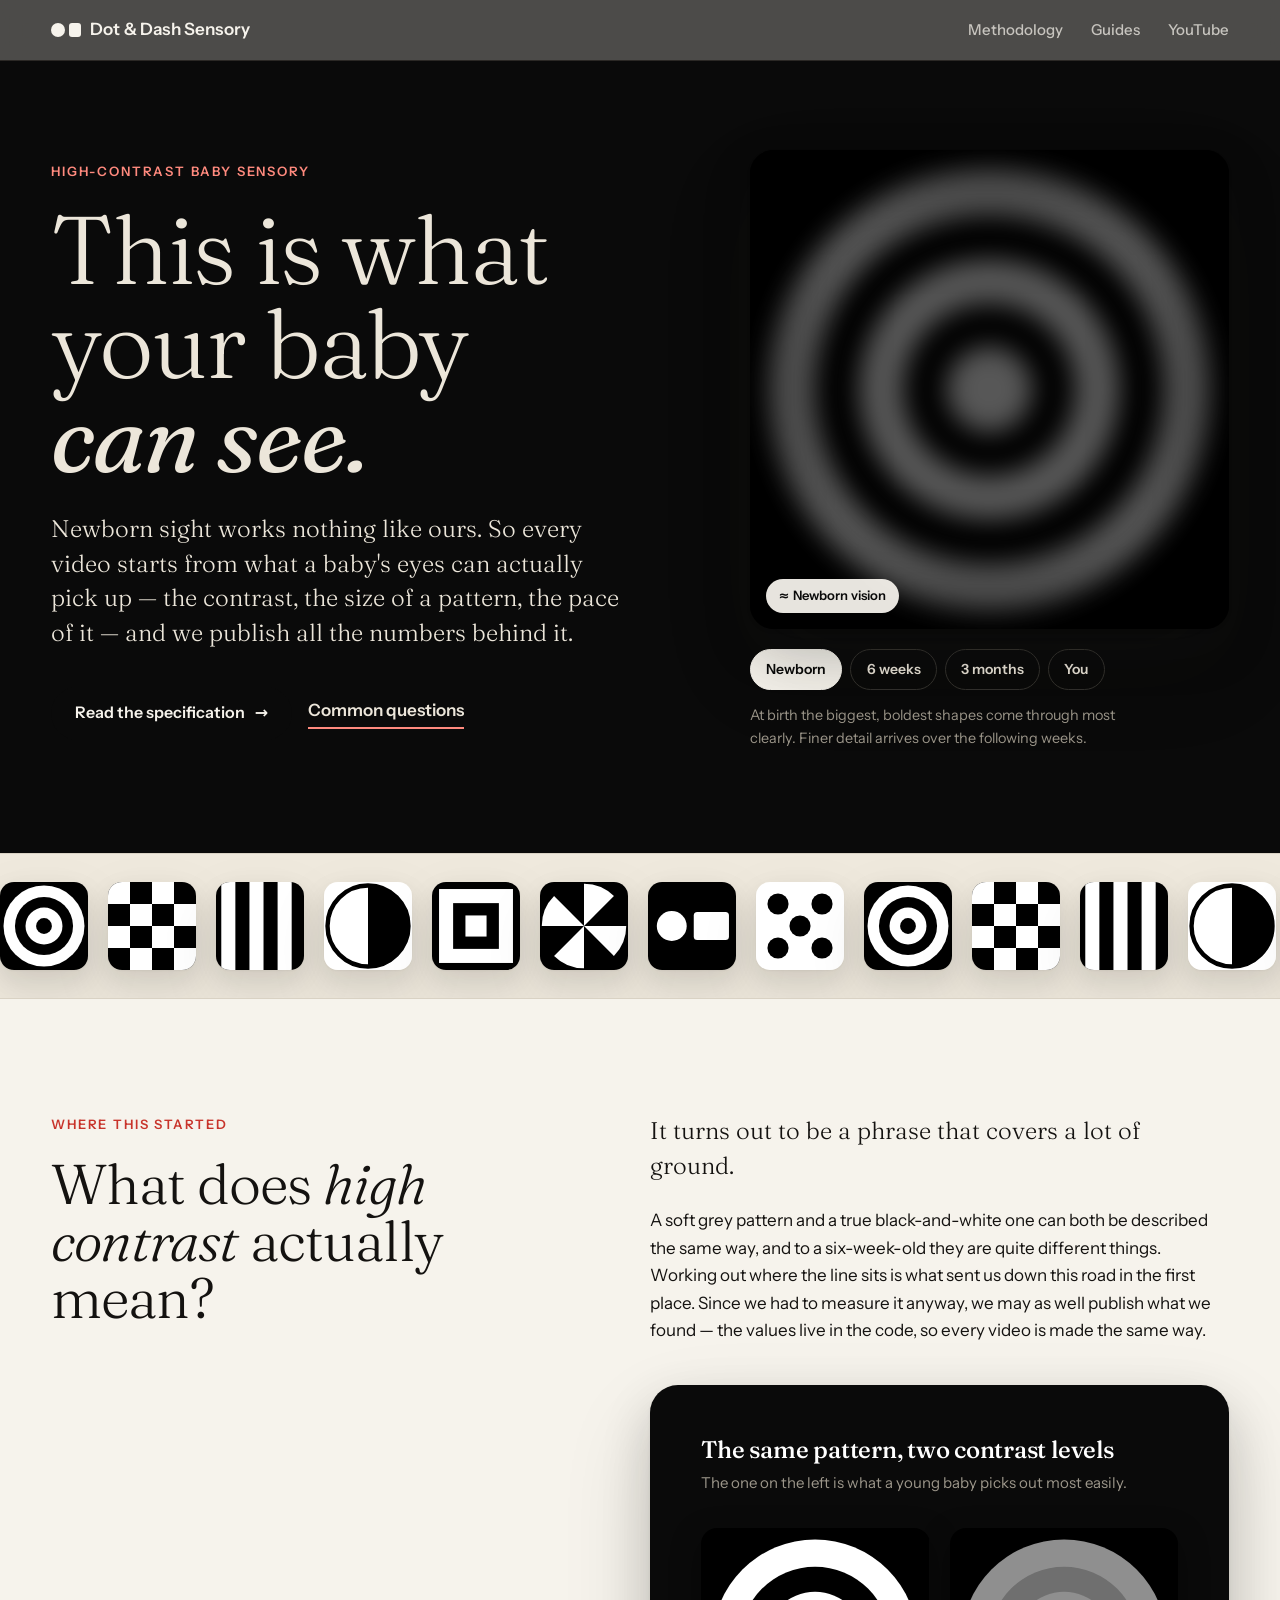
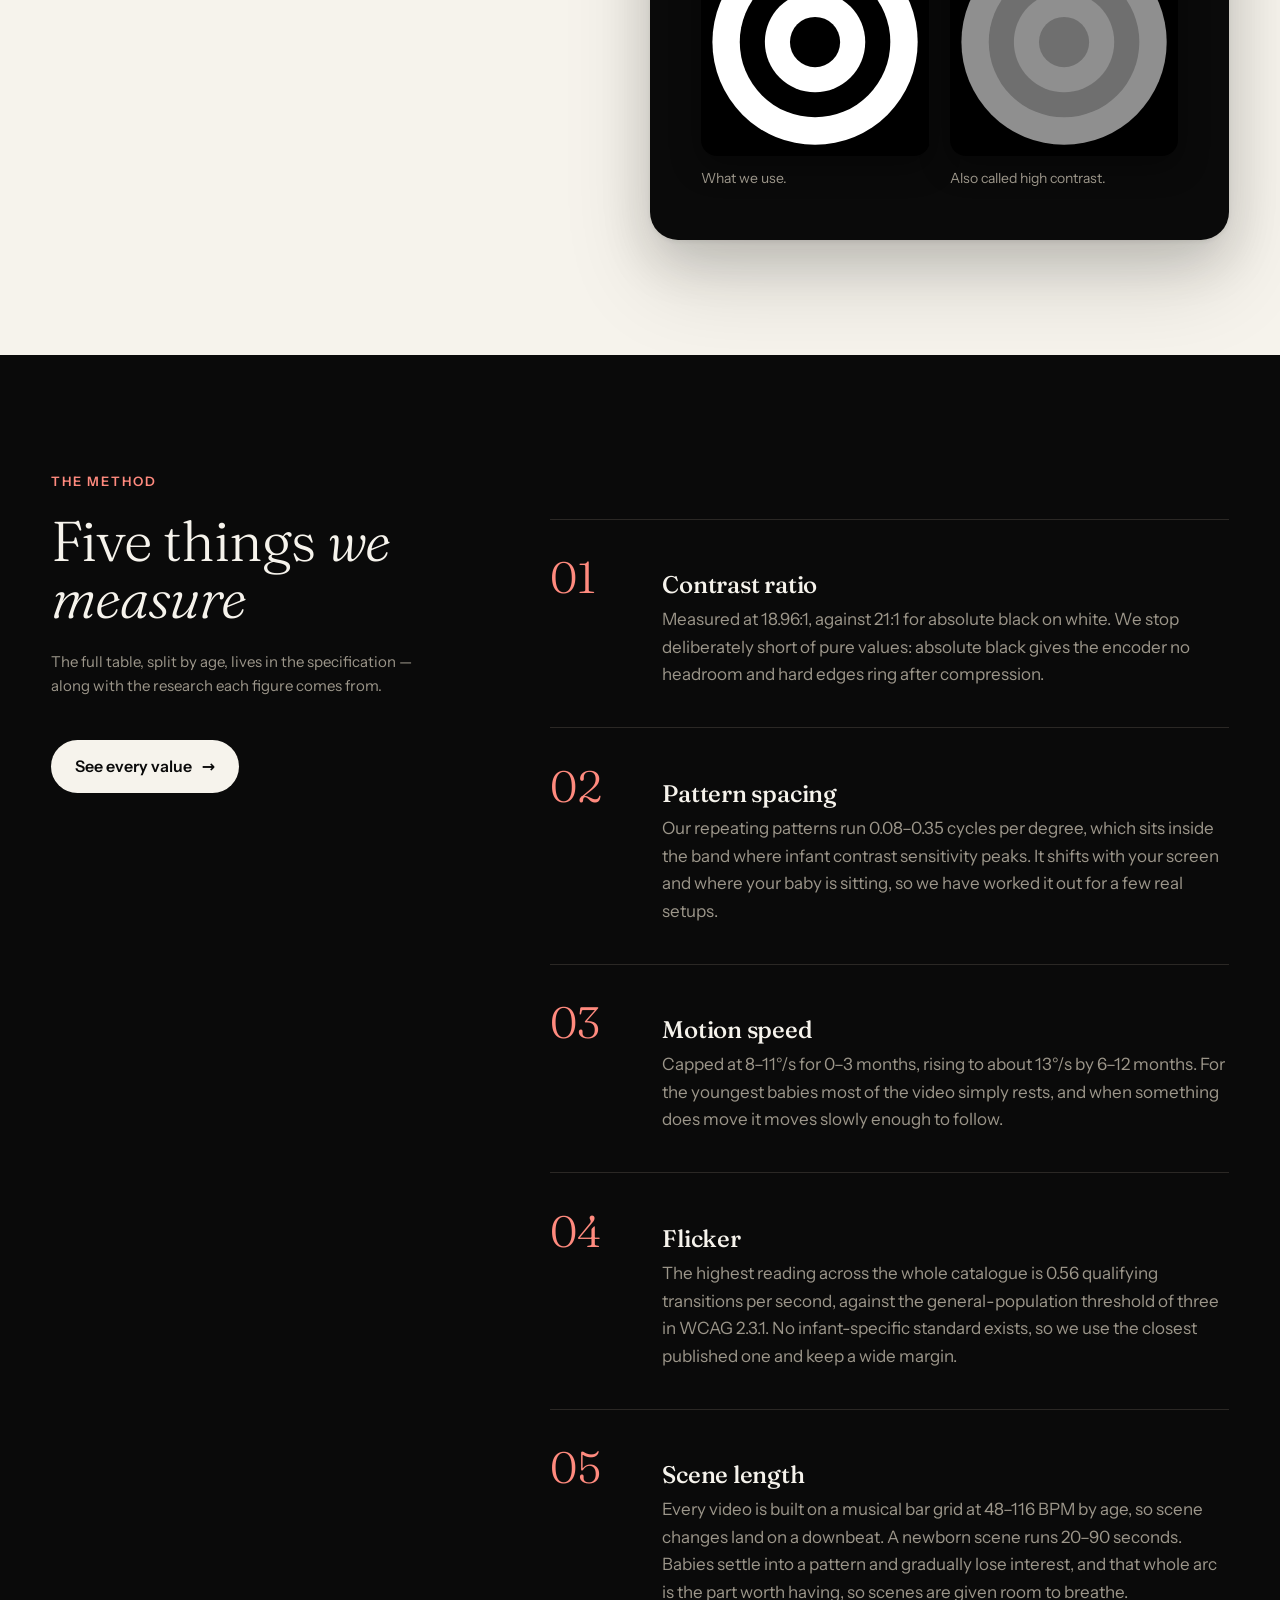
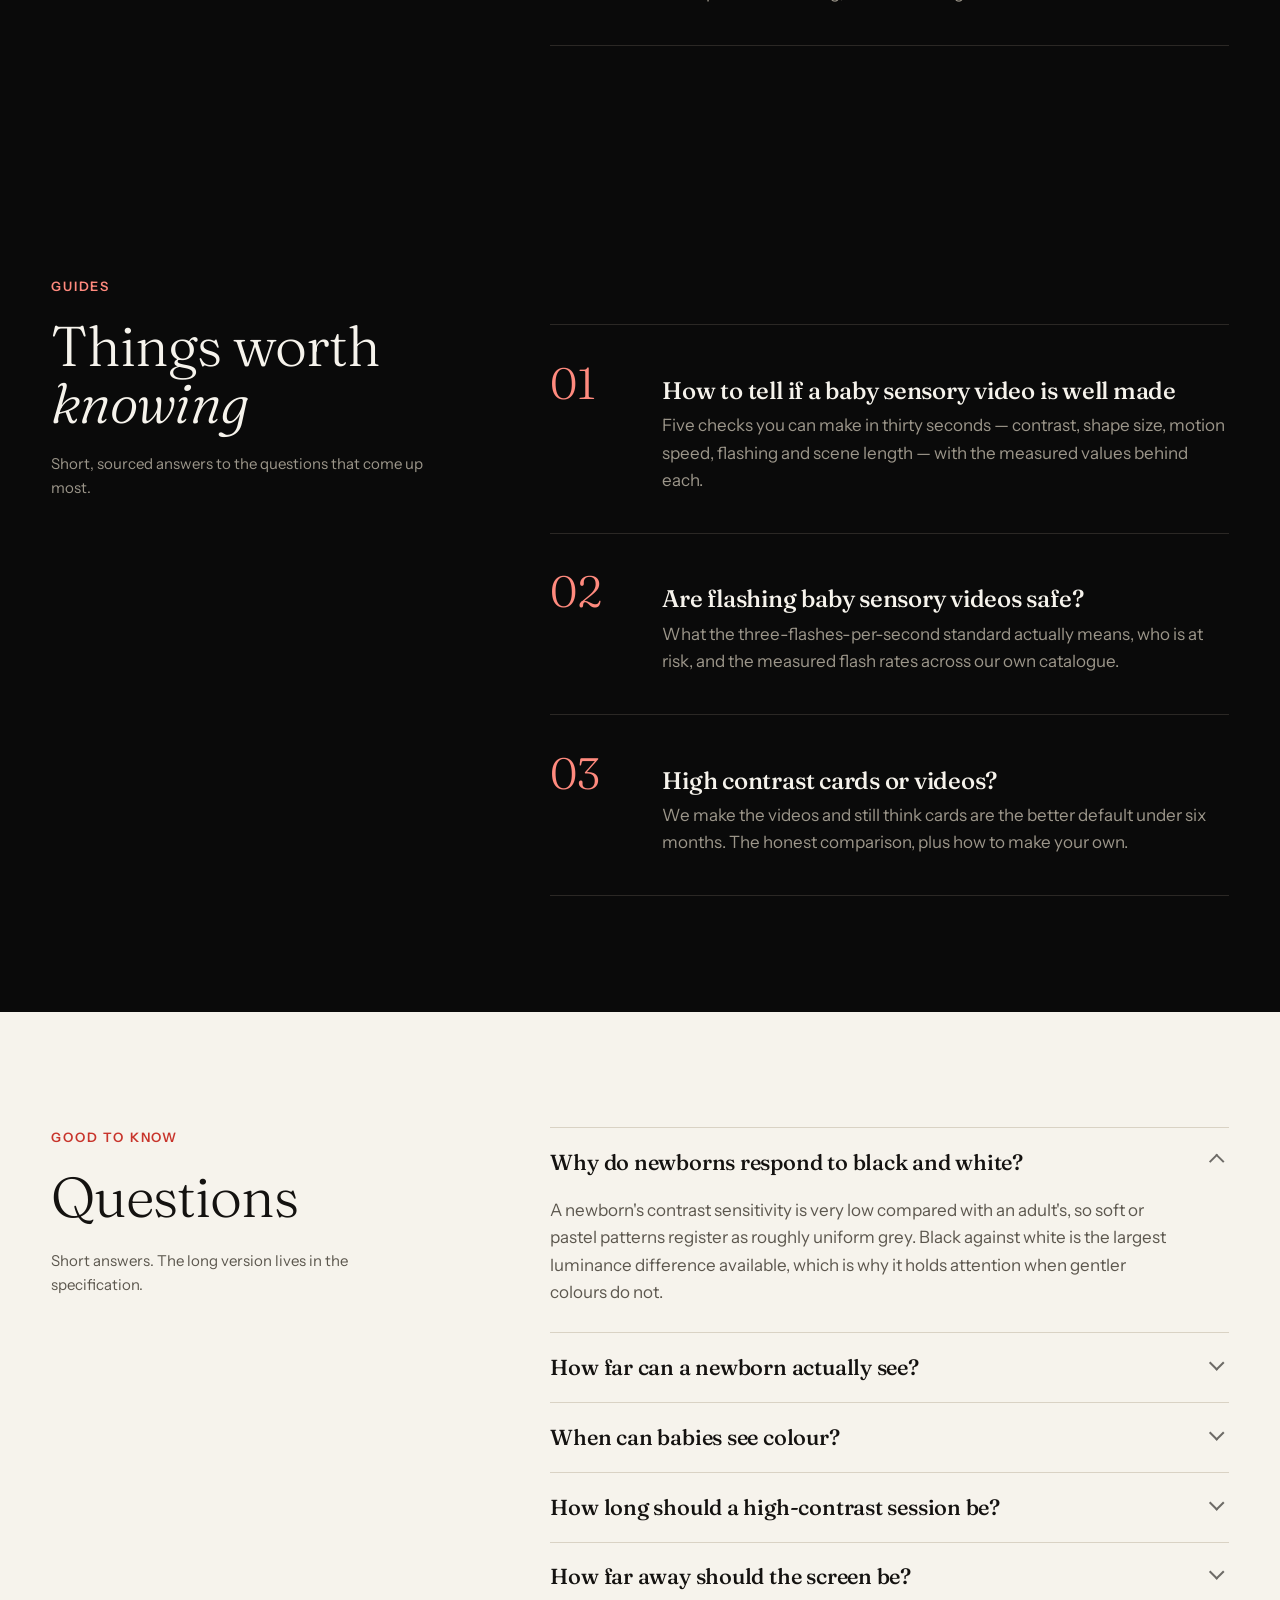
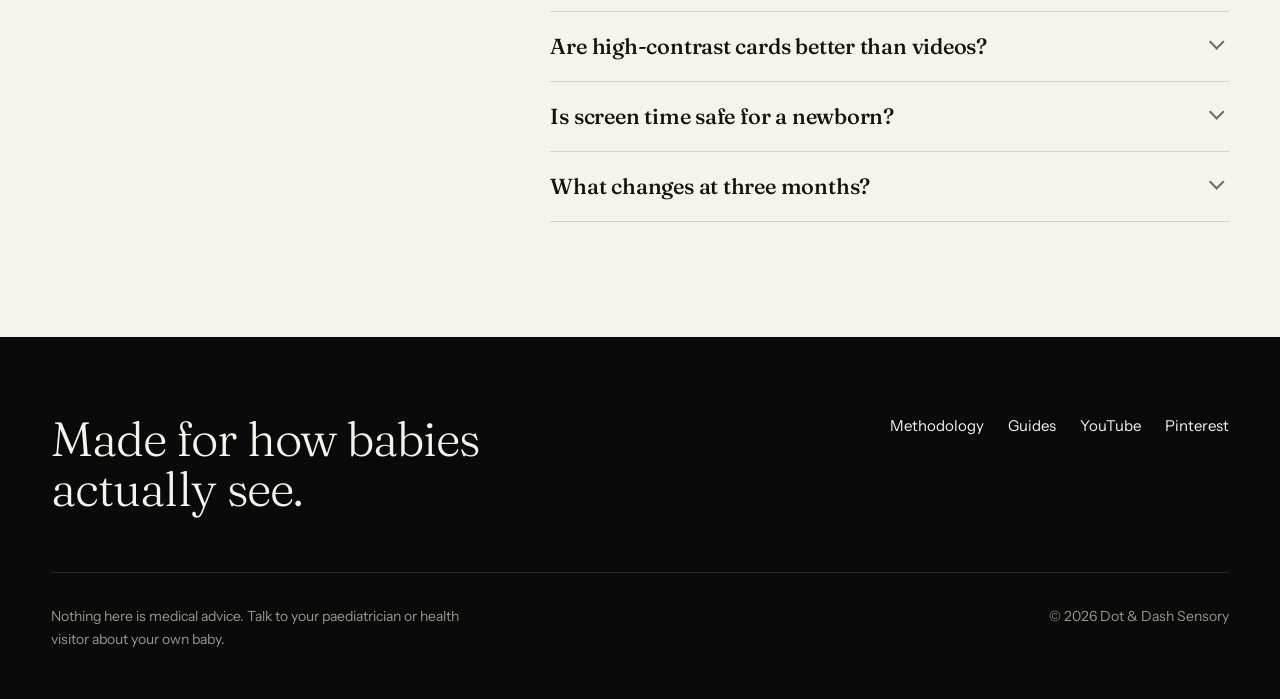
<file: index.html>
<!DOCTYPE html>
<html lang="en">
<head>
<meta charset="utf-8">
<meta name="viewport" content="width=device-width, initial-scale=1">
<title>Dot &amp; Dash Sensory — high-contrast visual stimulation for babies 0–12 months</title>
<meta name="description" content="High-contrast baby sensory video built to a published specification: measured contrast, pattern spacing and motion speed, by age band from 0 to 12 months.">
<link rel="icon" type="image/png" href="/favicon.png">
<meta name="theme-color" content="#0a0a0a">
<link rel="canonical" href="https://dotanddashsensory.com/">
<link rel="stylesheet" href="/style.css">
<script type="application/ld+json">
{"@context":"https://schema.org","@type":"Organization","name":"Dot & Dash Sensory","url":"https://dotanddashsensory.com/","description":"Dot & Dash Sensory makes high-contrast visual stimulation videos for babies 0–12 months, built on measured contrast, pattern and motion research.","sameAs":["https://www.youtube.com/@DotDashSensory","https://www.pinterest.com/dotdashsensory/"]}
</script>
<script type="application/ld+json">
{"@context":"https://schema.org","@type":"FAQPage","mainEntity":[
{"@type":"Question","name":"Why do newborns respond to black and white?","acceptedAnswer":{"@type":"Answer","text":"A newborn's contrast sensitivity is very low compared with an adult's, so soft or pastel patterns register as roughly uniform grey. Black against white is the largest luminance difference available, which is why it holds attention when gentler colours do not."}},
{"@type":"Question","name":"How far can a newborn actually see?","acceptedAnswer":{"@type":"Answer","text":"Clearest vision at birth is at roughly 20 to 30 centimetres, about the distance from a feeding baby's eyes to the face of whoever is holding them. Detail beyond that falls away quickly in the first weeks."}},
{"@type":"Question","name":"When can babies see colour?","acceptedAnswer":{"@type":"Answer","text":"Colour vision emerges gradually over the first months rather than switching on at a fixed date. Red is generally distinguished before green and blue, and by around five to six months colour discrimination is much closer to an adult's."}},
{"@type":"Question","name":"How long should a high-contrast session be?","acceptedAnswer":{"@type":"Answer","text":"Let the baby end it rather than the clock. Turning away, glazing over, fussing or arching are all signals they have had enough, and at this age a few minutes of engaged looking is a complete session."}},
{"@type":"Question","name":"Are high-contrast cards better than videos?","acceptedAnswer":{"@type":"Answer","text":"For most families under six months, cards are the lovely option. No screen, you can hold them at exactly the right distance, and your baby decides how long to look. Video earns its place on the days when your hands are full."}},
{"@type":"Question","name":"Is screen time safe for a newborn?","acceptedAnswer":{"@type":"Answer","text":"Paediatric guidance generally discourages screen media below around 18 to 24 months, apart from video calls. That guidance exists and we do not argue with it. The specification describes what is on the screen for parents who decide to use one anyway."}}]}
</script>
</head>
<body>


<header class="nav on-dark">
  <div class="g"><div class="c1-13 row">
    <a class="mark" href="/">
      <svg width="30" height="14" viewBox="0 0 30 14" aria-hidden="true"><circle cx="7" cy="7" r="7" fill="currentColor"/><rect x="18" y="0" width="12" height="14" rx="3" fill="currentColor"/></svg>
      Dot &amp; Dash Sensory
    </a>
    <nav>
      <a href="/methodology.html">Methodology</a>
      <a href="#guides" class="hide-s">Guides</a>
      <a href="https://www.youtube.com/@DotDashSensory">YouTube</a>
    </nav>
  </div></div>
</header>

<div class="hero">
  <div class="g">
    <div class="c1-6">
      <p class="kicker">High-contrast baby sensory</p>
      <h1>This is what your baby <em>can see.</em></h1>
      <p class="lede">Newborn sight works nothing like ours. So every video starts from what a baby's eyes can actually pick up — the contrast, the size of a pattern, the pace of it — and we publish all the numbers behind it.</p>
      <div class="cta">
        <a class="btn" href="/methodology.html">Read the specification <span class="arw">→</span></a>
        <a class="link" href="#questions">Common questions</a>
      </div>
    </div>
    <div class="c8-13 viewer-wrap">
      <div class="viewer">
        <svg id="art" viewBox="0 0 400 400" role="img" aria-label="A high-contrast bullseye, blurred to approximate infant visual acuity">
          <rect width="400" height="400" fill="#000"/>
          <circle cx="200" cy="200" r="185" fill="#fff"/><circle cx="200" cy="200" r="146" fill="#000"/>
          <circle cx="200" cy="200" r="109" fill="#fff"/><circle cx="200" cy="200" r="72" fill="#000"/>
          <circle cx="200" cy="200" r="36" fill="#fff"/>
        </svg>
        <span class="glow" aria-hidden="true"></span>
        <span class="tag" id="tag">≈ Newborn vision</span>
      </div>
      <div class="ages" role="group" aria-label="Approximate vision at different ages">
        <button type="button" data-b="13" data-o=".34" data-t="≈ Newborn vision" data-n="At birth the biggest, boldest shapes come through most clearly. Finer detail arrives over the following weeks." aria-pressed="true">Newborn</button>
        <button type="button" data-b="7"  data-o=".58" data-t="≈ 6 weeks" data-n="By six weeks, larger shapes resolve and gaze holds on a pattern noticeably longer." aria-pressed="false">6 weeks</button>
        <button type="button" data-b="3"  data-o=".82" data-t="≈ 3 months" data-n="Around three months, finer detail arrives, tracking smooths, and red starts to separate out." aria-pressed="false">3 months</button>
        <button type="button" data-b="0"  data-o="1"   data-t="Adult vision" data-n="Adult vision, for comparison. Quite a difference." aria-pressed="false">You</button>
      </div>
      <p class="viewer-note" id="note" aria-live="polite">At birth the biggest, boldest shapes come through most clearly. Finer detail arrives over the following weeks.</p>
    </div>
  </div>
</div>

<div class="marquee" aria-label="Pattern library">
  <div class="track" id="track"></div>
</div>

<section>
  <div class="g">
    <div class="c1-5">
      <p class="kicker">Where this started</p>
      <h2>What does <em>high contrast</em> actually mean?</h2>
    </div>
    <div class="c7-13">
      <p class="lede" style="margin-bottom:1.5rem">It turns out to be a phrase that covers a lot of ground.</p>
      <p>A soft grey pattern and a true black-and-white one can both be described the same way, and to a six-week-old they are quite different things. Working out where the line sits is what sent us down this road in the first place. Since we had to measure it anyway, we may as well publish what we found — the values live in the code, so every video is made the same way.</p>
      <div class="slab" style="margin-top:2.5rem">
        <h3 style="color:#fff">The same pattern, two contrast levels</h3>
        <p class="sm" style="color:#9c968a">The one on the left is what a young baby picks out most easily.</p>
        <div class="pair">
          <figure>
            <div class="frame"><svg viewBox="0 0 200 200" role="img" aria-label="Bullseye in pure white on black"><rect width="200" height="200" fill="#000"/><circle cx="100" cy="100" r="90" fill="#fff"/><circle cx="100" cy="100" r="66" fill="#000"/><circle cx="100" cy="100" r="44" fill="#fff"/><circle cx="100" cy="100" r="22" fill="#000"/></svg></div>
            <figcaption>What we use.</figcaption>
          </figure>
          <figure>
            <div class="frame"><svg viewBox="0 0 200 200" role="img" aria-label="The same bullseye in mid grey, nearly uniform"><rect width="200" height="200" fill="#000"/><circle cx="100" cy="100" r="90" fill="#8f8f8f"/><circle cx="100" cy="100" r="66" fill="#6f6f6f"/><circle cx="100" cy="100" r="44" fill="#8f8f8f"/><circle cx="100" cy="100" r="22" fill="#6f6f6f"/></svg></div>
            <figcaption>Also called high contrast.</figcaption>
          </figure>
        </div>
      </div>
    </div>
  </div>
</section>

<section class="dark">
  <div class="g">
    <div class="c1-4">
      <p class="kicker">The method</p>
      <h2>Five things <em>we measure</em></h2>
      <p class="sm" style="margin-top:1.5rem">The full table, split by age, lives in the specification — along with the research each figure comes from.</p>
      <a class="btn" href="/methodology.html" style="margin-top:1.5rem">See every value <span class="arw">→</span></a>
    </div>
    <div class="c6-13">
      <div class="specs">
        <div class="spec"><div class="n">01</div><div class="t"><h3>Contrast ratio</h3><p>Measured at 18.96:1, against 21:1 for absolute black on white. We stop deliberately short of pure values: absolute black gives the encoder no headroom and hard edges ring after compression.</p></div></div>
        <div class="spec"><div class="n">02</div><div class="t"><h3>Pattern spacing</h3><p>Our repeating patterns run 0.08–0.35 cycles per degree, which sits inside the band where infant contrast sensitivity peaks. It shifts with your screen and where your baby is sitting, so we have worked it out for a few real setups.</p></div></div>
        <div class="spec"><div class="n">03</div><div class="t"><h3>Motion speed</h3><p>Capped at 8–11°/s for 0–3 months, rising to about 13°/s by 6–12 months. For the youngest babies most of the video simply rests, and when something does move it moves slowly enough to follow.</p></div></div>
        <div class="spec"><div class="n">04</div><div class="t"><h3>Flicker</h3><p>The highest reading across the whole catalogue is 0.56 qualifying transitions per second, against the general-population threshold of three in WCAG 2.3.1. No infant-specific standard exists, so we use the closest published one and keep a wide margin.</p></div></div>
        <div class="spec"><div class="n">05</div><div class="t"><h3>Scene length</h3><p>Every video is built on a musical bar grid at 48–116 BPM by age, so scene changes land on a downbeat. A newborn scene runs 20–90 seconds. Babies settle into a pattern and gradually lose interest, and that whole arc is the part worth having, so scenes are given room to breathe.</p></div></div>
      </div>
    </div>
  </div>
</section>


<section id="guides" class="dark">
  <div class="g">
    <div class="c1-4"><p class="kicker">Guides</p><h2>Things worth <em>knowing</em></h2>
      <p class="sm" style="margin-top:1.25rem">Short, sourced answers to the questions that come up most.</p></div>
    <div class="c6-13">
      <div class="specs">
        <div class="spec"><div class="n">01</div><div class="t">
          <h3><a href="/how-to-tell-if-a-baby-sensory-video-is-well-made.html" style="text-decoration:none">How to tell if a baby sensory video is well made</a></h3>
          <p>Five checks you can make in thirty seconds — contrast, shape size, motion speed, flashing and scene length — with the measured values behind each.</p></div></div>
        <div class="spec"><div class="n">02</div><div class="t">
          <h3><a href="/are-flashing-baby-videos-safe.html" style="text-decoration:none">Are flashing baby sensory videos safe?</a></h3>
          <p>What the three-flashes-per-second standard actually means, who is at risk, and the measured flash rates across our own catalogue.</p></div></div>
        <div class="spec"><div class="n">03</div><div class="t">
          <h3><a href="/high-contrast-cards-or-videos.html" style="text-decoration:none">High contrast cards or videos?</a></h3>
          <p>We make the videos and still think cards are the better default under six months. The honest comparison, plus how to make your own.</p></div></div>
      </div>
    </div>
  </div>
</section>

<section id="questions">
  <div class="g">
    <div class="c1-4">
      <p class="kicker">Good to know</p>
      <h2>Questions</h2>
      <p class="sm" style="margin-top:1.5rem">Short answers. The long version lives in the specification.</p>
    </div>
    <div class="c6-13">
      <div class="faq">
        <details open><summary>Why do newborns respond to black and white?</summary><div class="a"><p>A newborn's contrast sensitivity is very low compared with an adult's, so soft or pastel patterns register as roughly uniform grey. Black against white is the largest luminance difference available, which is why it holds attention when gentler colours do not.</p></div></details>
        <details><summary>How far can a newborn actually see?</summary><div class="a"><p>Clearest vision at birth is at roughly 20 to 30 centimetres — about the distance from a feeding baby's eyes to the face of whoever is holding them. Detail beyond that falls away quickly in the first weeks.</p></div></details>
        <details><summary>When can babies see colour?</summary><div class="a"><p>Colour vision emerges gradually over the first months rather than switching on at a fixed date. Red is generally distinguished before green and blue, and by around five to six months colour discrimination is much closer to an adult's.</p></div></details>
        <details><summary>How long should a high-contrast session be?</summary><div class="a"><p>Let the baby end it rather than the clock. Turning away, glazing over, fussing or arching are all signals they have had enough, and at this age a few minutes of engaged looking is a complete session.</p></div></details>
        <details><summary>How far away should the screen be?</summary><div class="a"><p>There is no single right answer, so we publish the maths instead of a rule. A phone at 40&nbsp;cm, a tablet at 50&nbsp;cm and a TV at 2.5&nbsp;m all land within a fairly narrow band — roughly 74 to 97 pixels per degree of your baby's visual field — so the patterns work across all three. The <a href="/methodology.html#viewing">full table is on the methodology page</a>.</p></div></details>
        <details><summary>Are high-contrast cards better than videos?</summary><div class="a"><p>For most families under six months, cards are the lovely option. No screen, you can hold them at exactly the right distance, and your baby decides how long to look. Video earns its place on the days when your hands are full.</p></div></details>
        <details><summary>Is screen time safe for a newborn?</summary><div class="a"><p>Paediatric guidance generally discourages screen media below around 18 to 24 months, apart from video calls. We think that is sound, and we would rather say so. What we can offer is a clear account of what is on the screen, for the moments when a family does reach for one.</p></div></details>
        <details><summary>What changes at three months?</summary><div class="a"><p>Detail resolution improves, tracking becomes smoother, and colour starts to come in. That is where our tier 2 videos begin: a single red is introduced, and nothing else. Yellow and blue are held back until the 6–12 month tier, and motion speeds rise from roughly 8°/s to 13°/s across the three bands.</p></div></details>
      </div>
    </div>
  </div>
</section>

<footer>
  <div class="g"><div class="c1-13">
    <div class="top">
      <p class="big">Made for how babies actually see.</p>
      <nav>
        <a href="/methodology.html">Methodology</a>
        <a href="#guides">Guides</a>
        <a href="https://www.youtube.com/@DotDashSensory">YouTube</a>
        <a href="https://www.pinterest.com/dotdashsensory/">Pinterest</a>
      </nav>
    </div>
    <div class="bottom">
      <p>Nothing here is medical advice. Talk to your paediatrician or health visitor about your own baby.</p>
      <p>© 2026 Dot &amp; Dash Sensory</p>
    </div>
  </div></div>
</footer>

<script>
(function(){
  var art=document.getElementById('art'),note=document.getElementById('note'),tag=document.getElementById('tag'),
      btns=[].slice.call(document.querySelectorAll('.ages button'));
  function set(b){
    btns.forEach(function(x){x.setAttribute('aria-pressed',String(x===b))});
    art.style.filter='blur('+b.dataset.b+'px)';art.style.opacity=b.dataset.o;
    note.textContent=b.dataset.n;tag.textContent=b.dataset.t;
  }
  btns.forEach(function(b){b.addEventListener('click',function(){set(b)})});
  set(btns[0]);

  // pattern marquee
  var pats=[
    '<rect width="100" height="100" fill="#000"/><circle cx="50" cy="50" r="46" fill="#fff"/><circle cx="50" cy="50" r="33" fill="#000"/><circle cx="50" cy="50" r="21" fill="#fff"/><circle cx="50" cy="50" r="9" fill="#000"/>',
    '<rect width="100" height="100" fill="#000"/><g fill="#fff"><rect width="25" height="25"/><rect x="50" width="25" height="25"/><rect x="25" y="25" width="25" height="25"/><rect x="75" y="25" width="25" height="25"/><rect y="50" width="25" height="25"/><rect x="50" y="50" width="25" height="25"/><rect x="25" y="75" width="25" height="25"/><rect x="75" y="75" width="25" height="25"/></g>',
    '<rect width="100" height="100" fill="#000"/><g fill="#fff"><rect x="6" width="16" height="100"/><rect x="38" width="16" height="100"/><rect x="70" width="16" height="100"/></g>',
    '<rect width="100" height="100" fill="#fff"/><path d="M50 4a46 46 0 010 92z" fill="#000"/><circle cx="50" cy="50" r="46" fill="none" stroke="#000" stroke-width="5"/>',
    '<rect width="100" height="100" fill="#000"/><rect x="8" y="8" width="84" height="84" fill="#fff"/><rect x="24" y="24" width="52" height="52" fill="#000"/><rect x="38" y="38" width="24" height="24" fill="#fff"/>',
    '<rect width="100" height="100" fill="#000"/><g fill="#fff"><path d="M50 50 50 2A48 48 0 0 1 84 16Z"/><path d="M50 50 98 50A48 48 0 0 1 84 84Z"/><path d="M50 50 50 98A48 48 0 0 1 16 84Z"/><path d="M50 50 2 50A48 48 0 0 1 16 16Z"/></g>',
    '<rect width="100" height="100" fill="#000"/><circle cx="27" cy="50" r="17" fill="#fff"/><rect x="52" y="34" width="40" height="32" rx="4" fill="#fff"/>',
    '<rect width="100" height="100" fill="#fff"/><g fill="#000"><circle cx="25" cy="25" r="12"/><circle cx="75" cy="25" r="12"/><circle cx="25" cy="75" r="12"/><circle cx="75" cy="75" r="12"/><circle cx="50" cy="50" r="12"/></g>'
  ];
  var track=document.getElementById('track');
  // One set must exceed the viewport, or the strip runs out mid-scroll and snaps.
  var TILE=108;                                   // 88px tile + 20px margin
  var perSet=Math.max(pats.length, Math.ceil((window.innerWidth+TILE)/TILE));
  var tileHtml='';                                // NB: not `set` — that name is the age-button fn
  for(var i=0;i<perSet;i++){
    tileHtml+='<div class="tile"><svg viewBox="0 0 100 100" aria-hidden="true">'+pats[i%pats.length]+'</svg></div>';
  }
  track.innerHTML=tileHtml+tileHtml;              // two identical halves -> -50% seams exactly
  track.style.animationDuration=Math.round(perSet*TILE/22)+'s';   // constant ~22px/s

  // nav bg swap once past hero
  var nav=document.querySelector('.nav'),hero=document.querySelector('.hero');
  if('IntersectionObserver' in window){
    new IntersectionObserver(function(e){nav.classList.toggle('on-dark',e[0].isIntersecting)},{rootMargin:'-60px 0px 0px 0px'}).observe(hero);
  }
})();
</script>

</body>
</html>
</file>
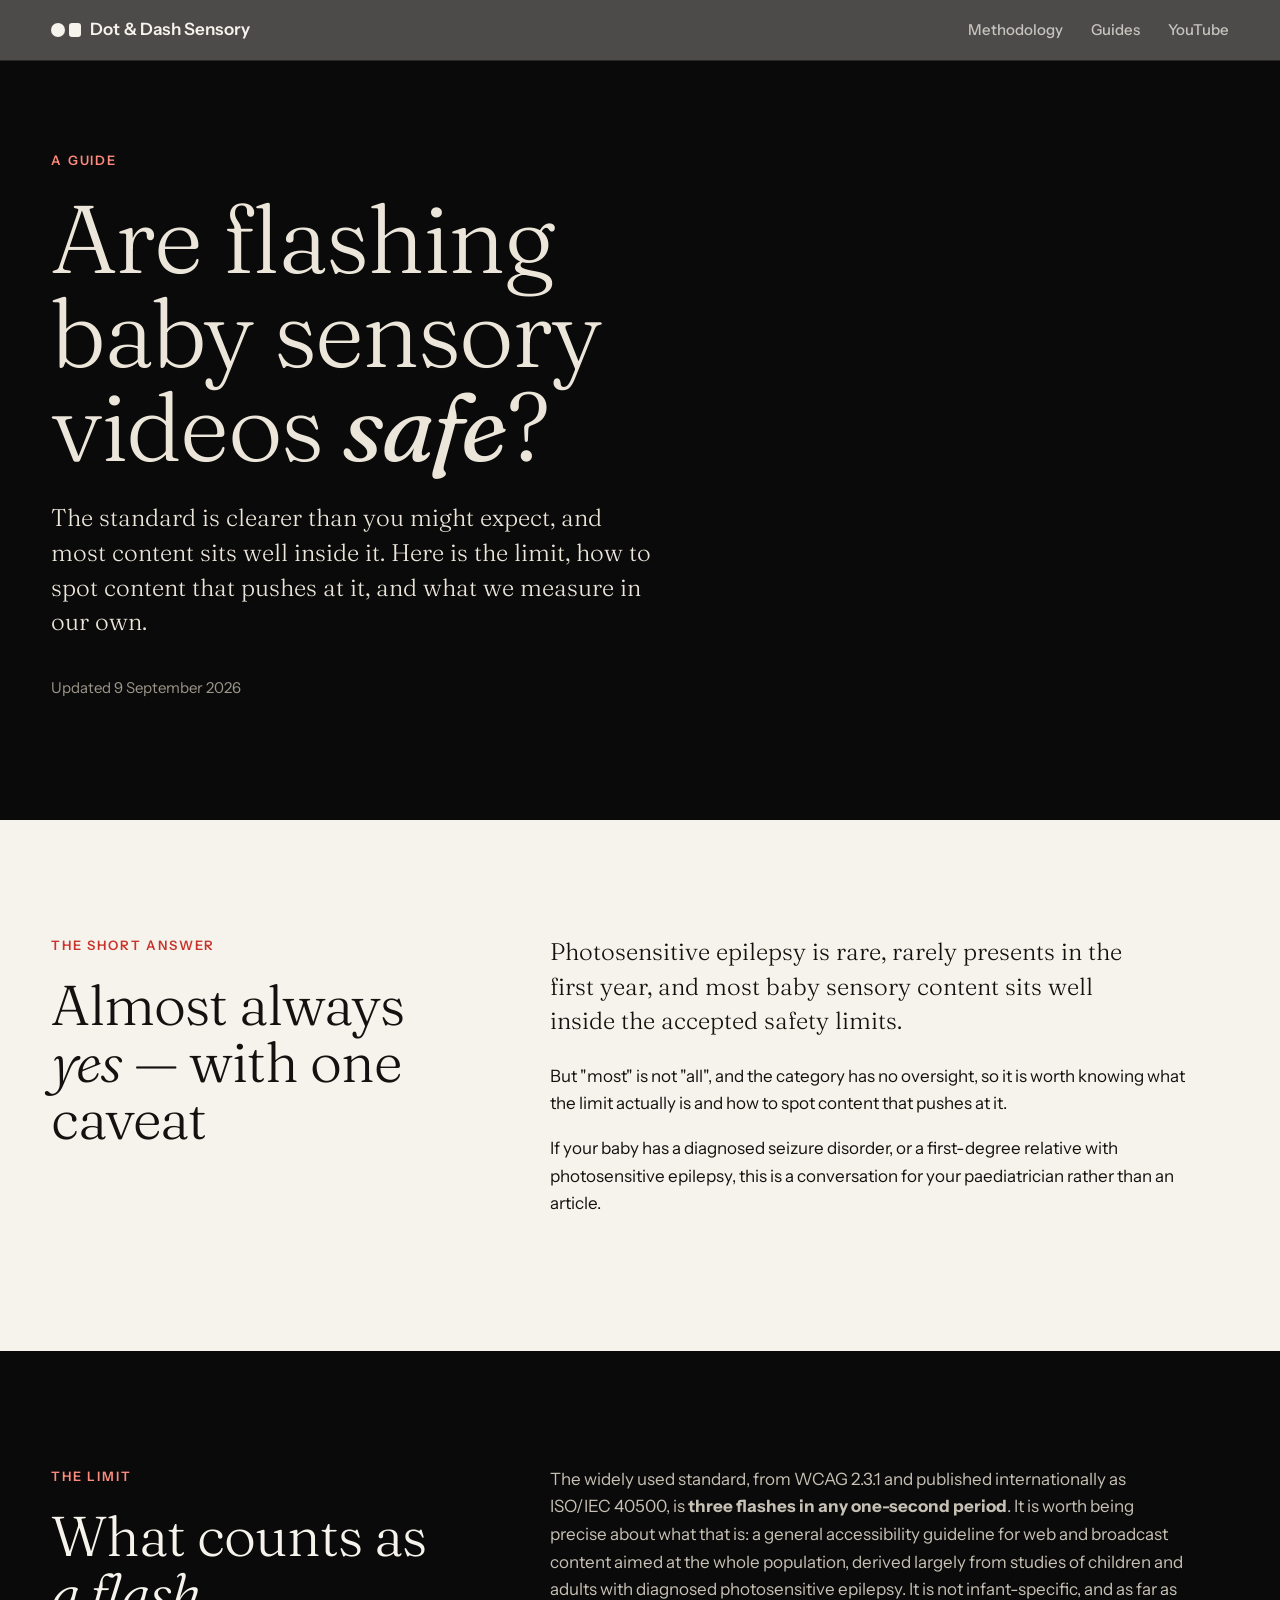
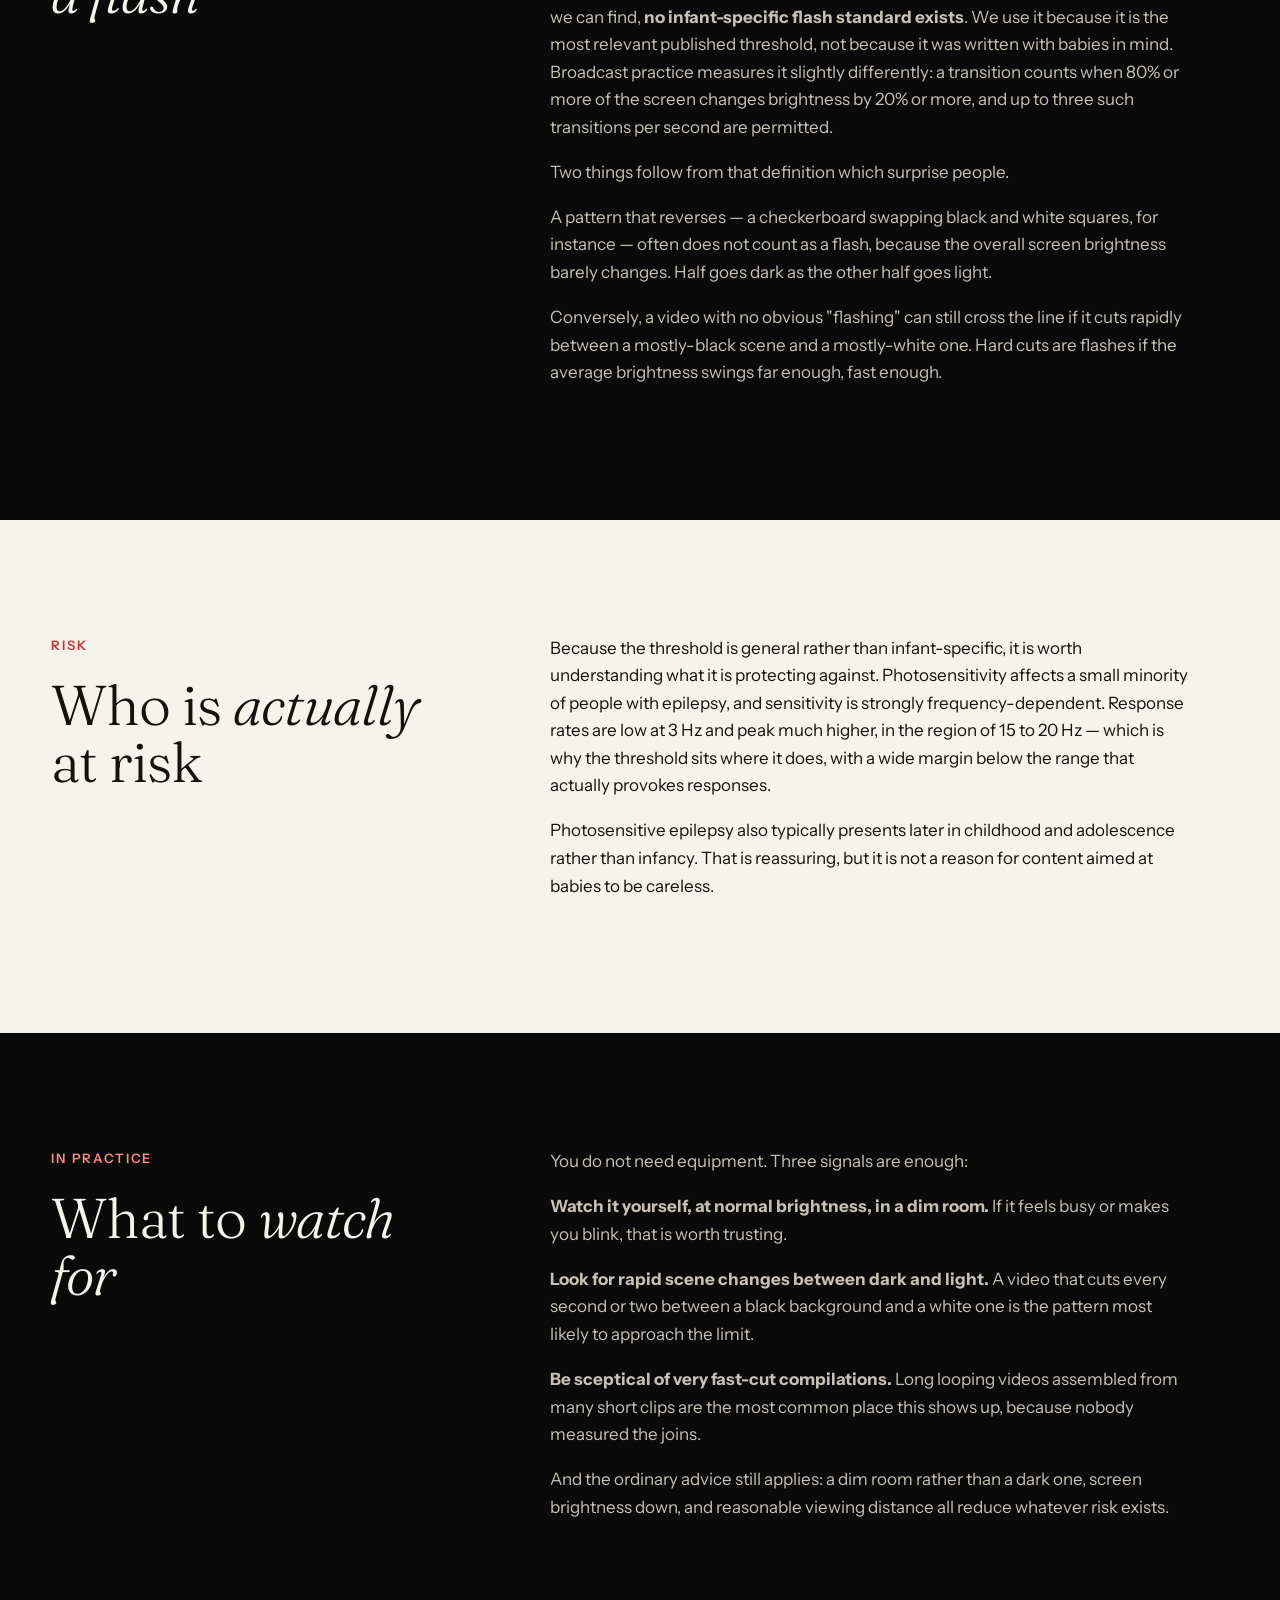
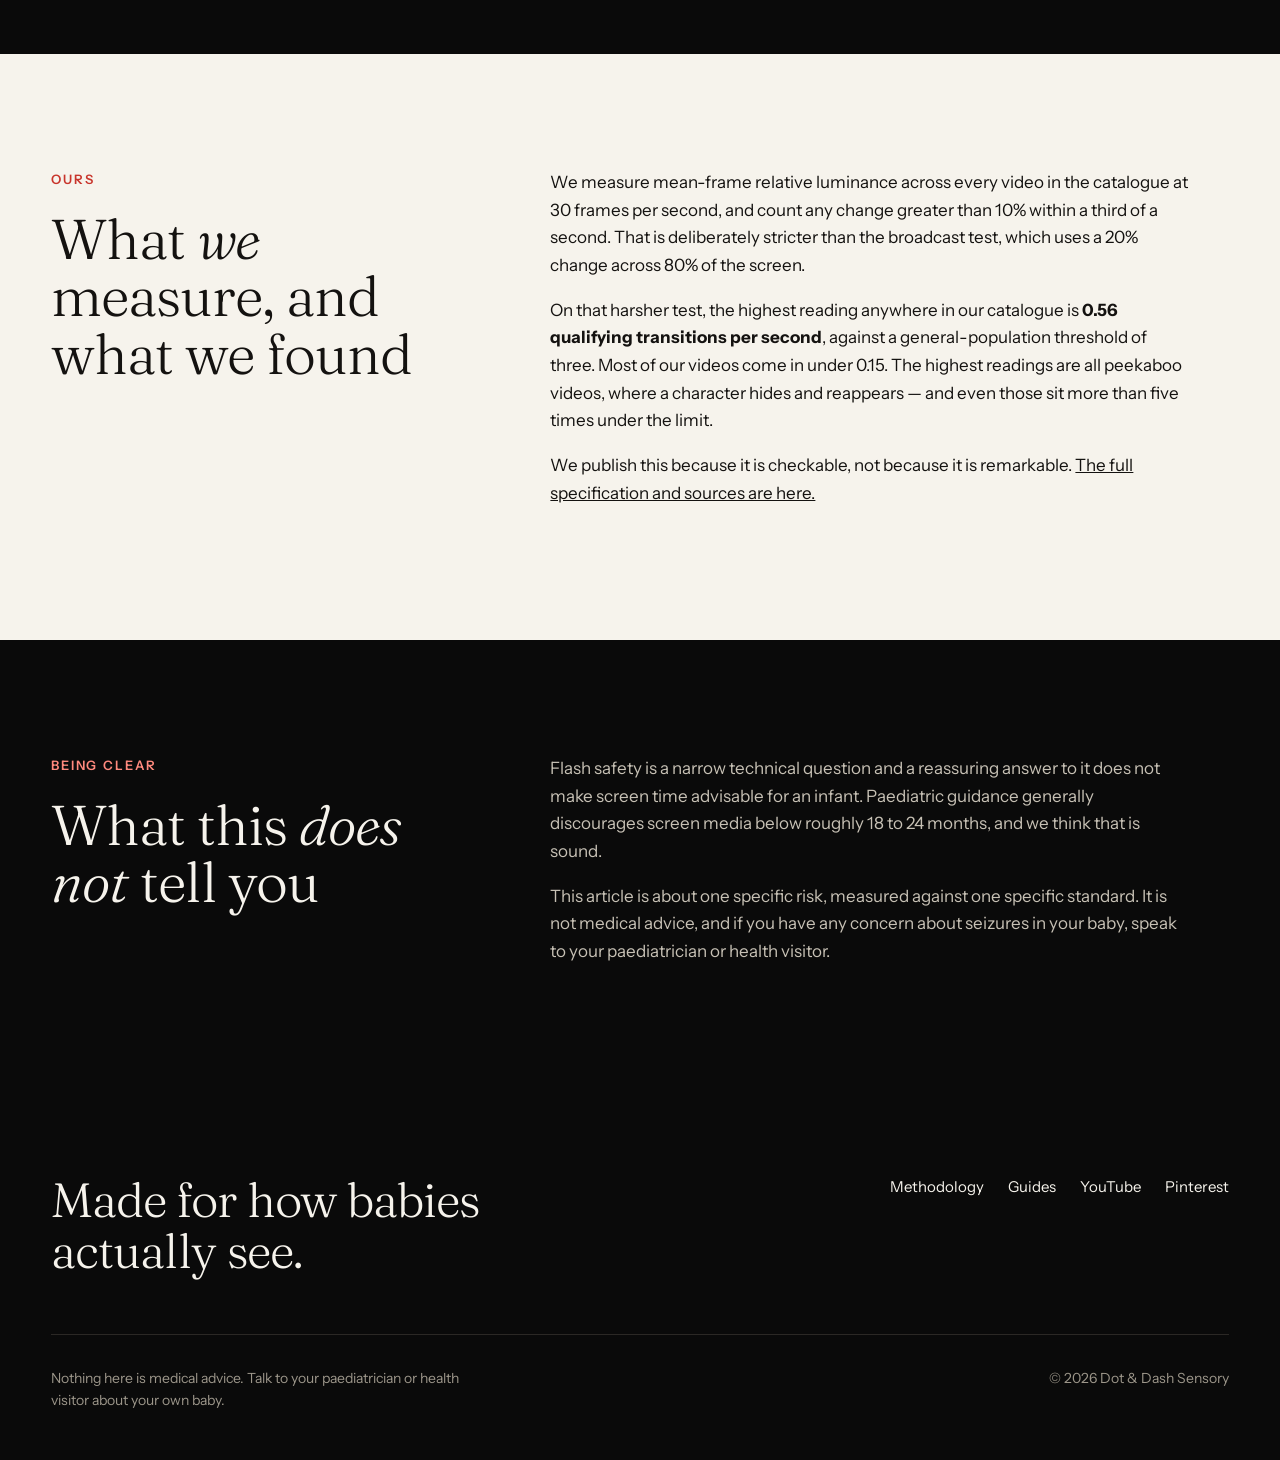
<file: are-flashing-baby-videos-safe.html>
<!DOCTYPE html>
<html lang="en">
<head>
<meta charset="utf-8">
<meta name="viewport" content="width=device-width, initial-scale=1">
<title>Are flashing baby sensory videos safe? — Dot & Dash Sensory</title>
<meta name="description" content="What the three-flashes-per-second standard actually means, who is at risk, what to watch for, and the measured flash rates across our own catalogue.">
<link rel="canonical" href="https://dotanddashsensory.com/are-flashing-baby-videos-safe.html">
<link rel="icon" type="image/png" href="/favicon.png">
<meta name="theme-color" content="#0a0a0a">
<link rel="stylesheet" href="/style.css">
<script type="application/ld+json">
{"@context": "https://schema.org", "@type": "Article", "headline": "Are flashing baby sensory videos safe? \u2014 Dot & Dash Sensory", "description": "What the three-flashes-per-second standard actually means, who is at risk, what to watch for, and the measured flash rates across our own catalogue.", "url": "https://dotanddashsensory.com/are-flashing-baby-videos-safe.html", "datePublished": "2026-09-09", "dateModified": "2026-09-09", "author": {"@type": "Organization", "name": "Dot & Dash Sensory"}, "publisher": {"@type": "Organization", "name": "Dot & Dash Sensory"}, "isPartOf": {"@type": "WebSite", "name": "Dot & Dash Sensory", "url": "https://dotanddashsensory.com/"}}
</script>
<script type="application/ld+json">
{"@context": "https://schema.org", "@type": "FAQPage", "mainEntity": [{"@type": "Question", "name": "Are flashing baby sensory videos safe?", "acceptedAnswer": {"@type": "Answer", "text": "Most sit well inside accepted safety limits. The widely used standard is three flashes in any one-second period, from WCAG 2.3.1 and ISO/IEC 40500. Videos that cut rapidly between mostly-dark and mostly-light scenes are the ones most likely to approach it."}}, {"@type": "Question", "name": "How many flashes per second is considered unsafe?", "acceptedAnswer": {"@type": "Answer", "text": "More than three flashes in any one-second period. Broadcast practice counts a transition when 80% or more of the screen changes brightness by 20% or more."}}, {"@type": "Question", "name": "Do checkerboard patterns count as flashing?", "acceptedAnswer": {"@type": "Answer", "text": "Usually not. When a checkerboard reverses, half the screen darkens as the other half lightens, so overall brightness barely changes and it typically falls outside the flash definition."}}]}
</script>
</head>
<body>

<header class="nav on-dark">
  <div class="g"><div class="c1-13 row">
    <a class="mark" href="/">
      <svg width="30" height="14" viewBox="0 0 30 14" aria-hidden="true"><circle cx="7" cy="7" r="7" fill="currentColor"/><rect x="18" y="0" width="12" height="14" rx="3" fill="currentColor"/></svg>
      Dot &amp; Dash Sensory
    </a>
    <nav>
      <a href="/methodology.html">Methodology</a>
      <a href="/#guides" class="hide-s">Guides</a>
      <a href="https://www.youtube.com/@DotDashSensory">YouTube</a>
    </nav>
  </div></div>
</header>

<div class="hero">
  <div class="g"><div class="c1-7">
    <p class="kicker">A guide</p>
    <h1>Are flashing baby sensory videos <em>safe</em>?</h1>
    <p class="lede">The standard is clearer than you might expect, and most content sits well inside it. Here is the limit, how to spot content that pushes at it, and what we measure in our own.</p>
    <p class="sm" style="color:var(--dim-on-black)">Updated 9 September 2026</p>
  </div></div>
</div>

<section>
  <div class="g">
    <div class="c1-4"><p class="kicker">The short answer</p><h2>Almost always <em>yes</em> — with one caveat</h2></div>
    <div class="c6-13">

      <p class="lede" style="margin-bottom:1.5rem">Photosensitive epilepsy is rare, rarely presents in the first year, and most baby sensory content sits well inside the accepted safety limits.</p>
      <p>But "most" is not "all", and the category has no oversight, so it is worth knowing what the limit actually is and how to spot content that pushes at it.</p>
      <p>If your baby has a diagnosed seizure disorder, or a first-degree relative with photosensitive epilepsy, this is a conversation for your paediatrician rather than an article.</p>
    </div>
  </div>
</section><section class="dark">
  <div class="g">
    <div class="c1-4"><p class="kicker">The limit</p><h2>What counts as <em>a flash</em></h2></div>
    <div class="c6-13">

      <p>The widely used standard, from WCAG 2.3.1 and published internationally as ISO/IEC 40500, is <strong>three flashes in any one-second period</strong>. It is worth being precise about what that is: a general accessibility guideline for web and broadcast content aimed at the whole population, derived largely from studies of children and adults with diagnosed photosensitive epilepsy. It is not infant-specific, and as far as we can find, <strong>no infant-specific flash standard exists</strong>. We use it because it is the most relevant published threshold, not because it was written with babies in mind. Broadcast practice measures it slightly differently: a transition counts when 80% or more of the screen changes brightness by 20% or more, and up to three such transitions per second are permitted.</p>
      <p>Two things follow from that definition which surprise people.</p>
      <p>A pattern that reverses — a checkerboard swapping black and white squares, for instance — often does not count as a flash, because the overall screen brightness barely changes. Half goes dark as the other half goes light.</p>
      <p>Conversely, a video with no obvious "flashing" can still cross the line if it cuts rapidly between a mostly-black scene and a mostly-white one. Hard cuts are flashes if the average brightness swings far enough, fast enough.</p>
    </div>
  </div>
</section><section>
  <div class="g">
    <div class="c1-4"><p class="kicker">Risk</p><h2>Who is <em>actually</em> at risk</h2></div>
    <div class="c6-13">

      <p>Because the threshold is general rather than infant-specific, it is worth understanding what it is protecting against. Photosensitivity affects a small minority of people with epilepsy, and sensitivity is strongly frequency-dependent. Response rates are low at 3&nbsp;Hz and peak much higher, in the region of 15 to 20&nbsp;Hz — which is why the threshold sits where it does, with a wide margin below the range that actually provokes responses.</p>
      <p>Photosensitive epilepsy also typically presents later in childhood and adolescence rather than infancy. That is reassuring, but it is not a reason for content aimed at babies to be careless.</p>
    </div>
  </div>
</section><section class="dark">
  <div class="g">
    <div class="c1-4"><p class="kicker">In practice</p><h2>What to <em>watch for</em></h2></div>
    <div class="c6-13">

      <p>You do not need equipment. Three signals are enough:</p>
      <p><strong>Watch it yourself, at normal brightness, in a dim room.</strong> If it feels busy or makes you blink, that is worth trusting.</p>
      <p><strong>Look for rapid scene changes between dark and light.</strong> A video that cuts every second or two between a black background and a white one is the pattern most likely to approach the limit.</p>
      <p><strong>Be sceptical of very fast-cut compilations.</strong> Long looping videos assembled from many short clips are the most common place this shows up, because nobody measured the joins.</p>
      <p>And the ordinary advice still applies: a dim room rather than a dark one, screen brightness down, and reasonable viewing distance all reduce whatever risk exists.</p>
    </div>
  </div>
</section><section>
  <div class="g">
    <div class="c1-4"><p class="kicker">Ours</p><h2>What <em>we</em> measure, and what we found</h2></div>
    <div class="c6-13">

      <p>We measure mean-frame relative luminance across every video in the catalogue at 30 frames per second, and count any change greater than 10% within a third of a second. That is deliberately stricter than the broadcast test, which uses a 20% change across 80% of the screen.</p>
      <p>On that harsher test, the highest reading anywhere in our catalogue is <strong>0.56 qualifying transitions per second</strong>, against a general-population threshold of three. Most of our videos come in under 0.15. The highest readings are all peekaboo videos, where a character hides and reappears — and even those sit more than five times under the limit.</p>
      <p>We publish this because it is checkable, not because it is remarkable. <a href="/methodology.html#sources">The full specification and sources are here.</a></p>
    </div>
  </div>
</section><section class="dark">
  <div class="g">
    <div class="c1-4"><p class="kicker">Being clear</p><h2>What this <em>does not</em> tell you</h2></div>
    <div class="c6-13">

      <p>Flash safety is a narrow technical question and a reassuring answer to it does not make screen time advisable for an infant. Paediatric guidance generally discourages screen media below roughly 18 to 24 months, and we think that is sound.</p>
      <p>This article is about one specific risk, measured against one specific standard. It is not medical advice, and if you have any concern about seizures in your baby, speak to your paediatrician or health visitor.</p>
    </div>
  </div>
</section>

<footer>
  <div class="g"><div class="c1-13">
    <div class="top">
      <p class="big">Made for how babies actually see.</p>
      <nav>
        <a href="/methodology.html">Methodology</a>
        <a href="/#guides">Guides</a>
        <a href="https://www.youtube.com/@DotDashSensory">YouTube</a>
        <a href="https://www.pinterest.com/dotdashsensory/">Pinterest</a>
      </nav>
    </div>
    <div class="bottom">
      <p>Nothing here is medical advice. Talk to your paediatrician or health visitor about your own baby.</p>
      <p>&copy; 2026 Dot &amp; Dash Sensory</p>
    </div>
  </div></div>
</footer>

</body>
</html>
</file>
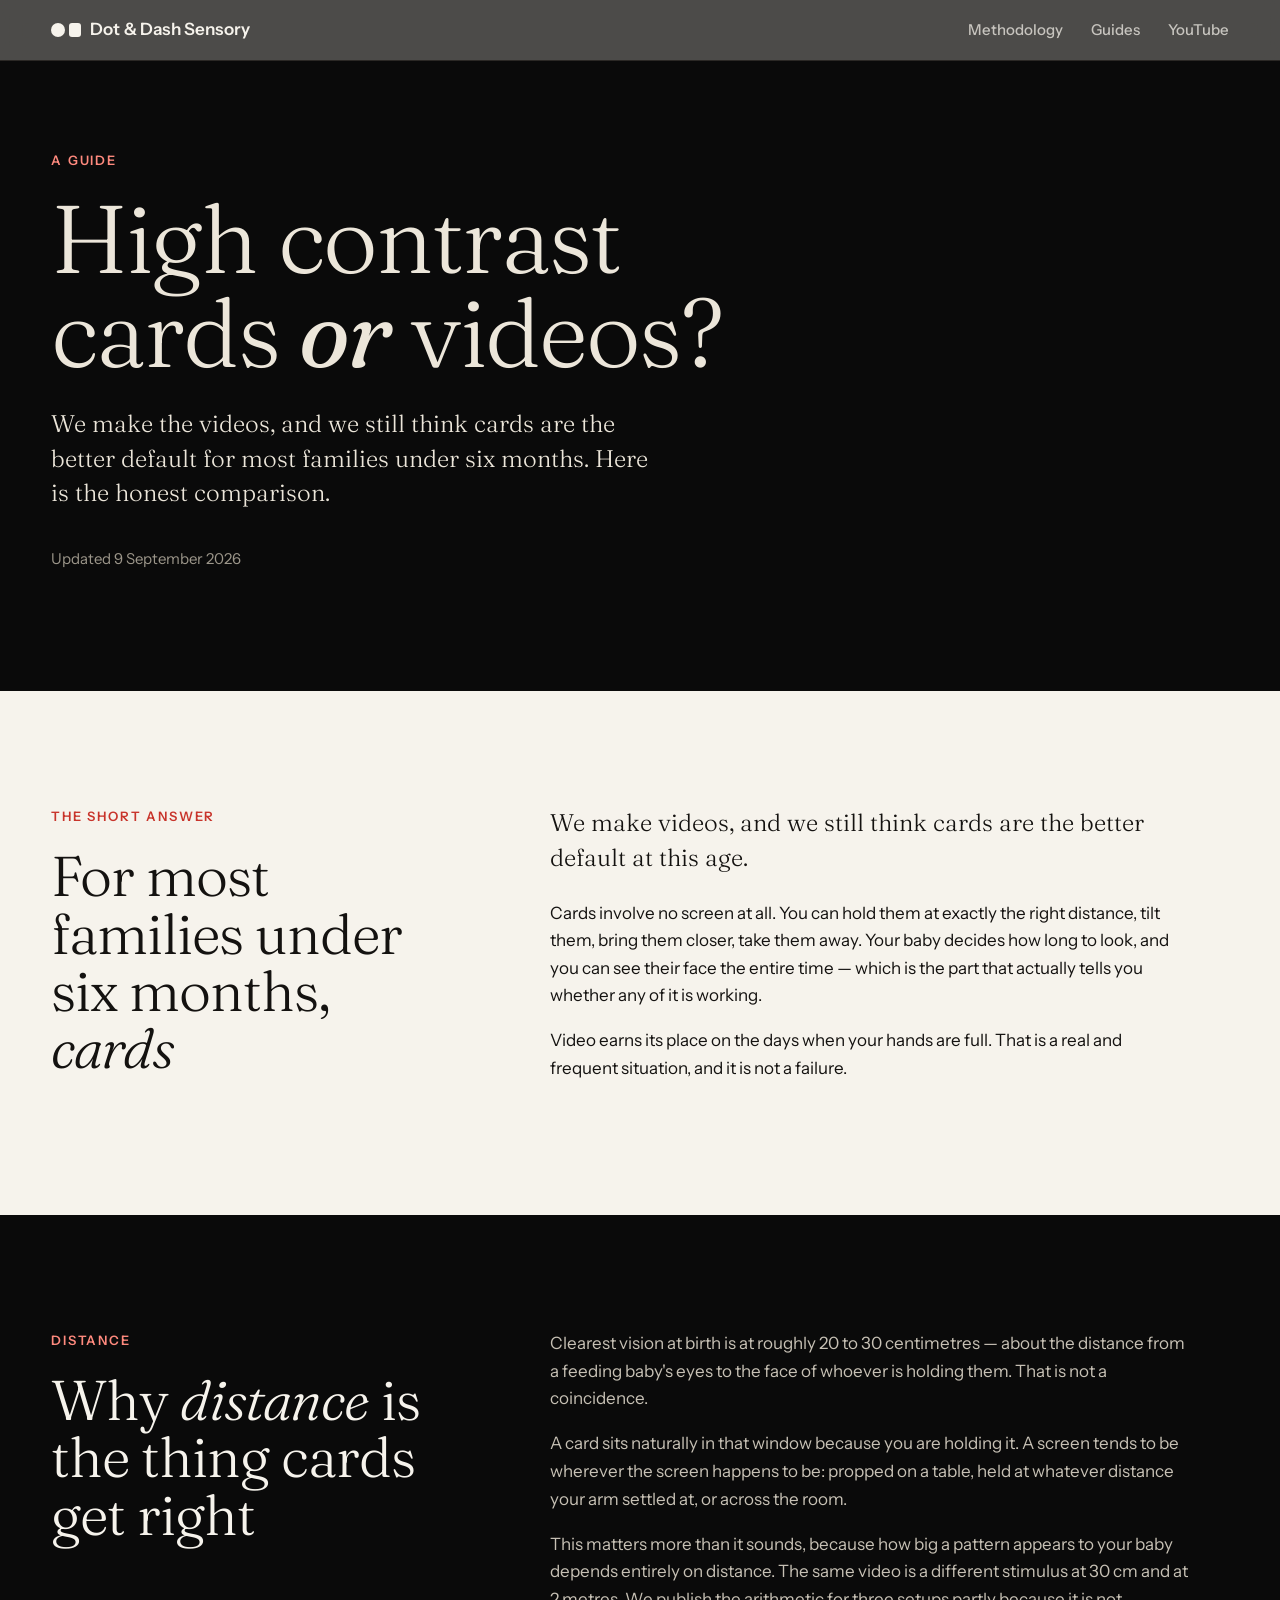
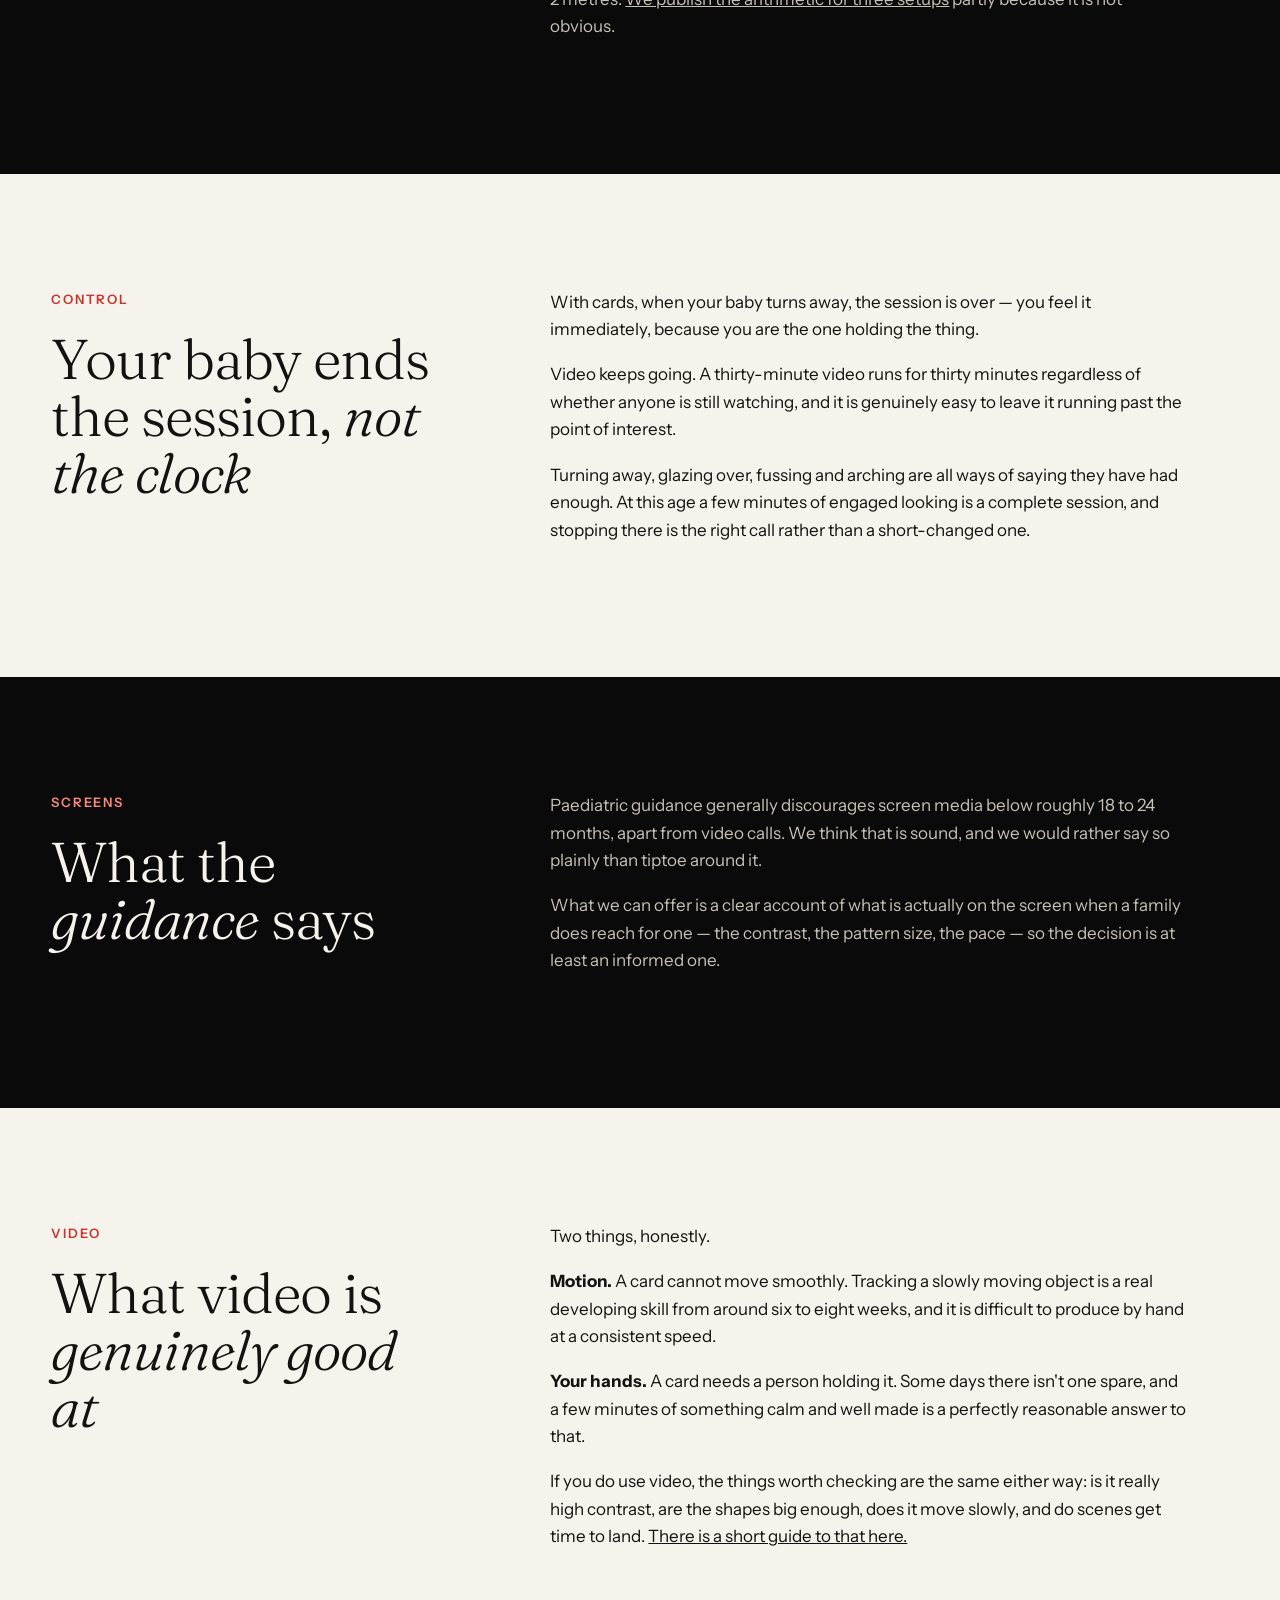
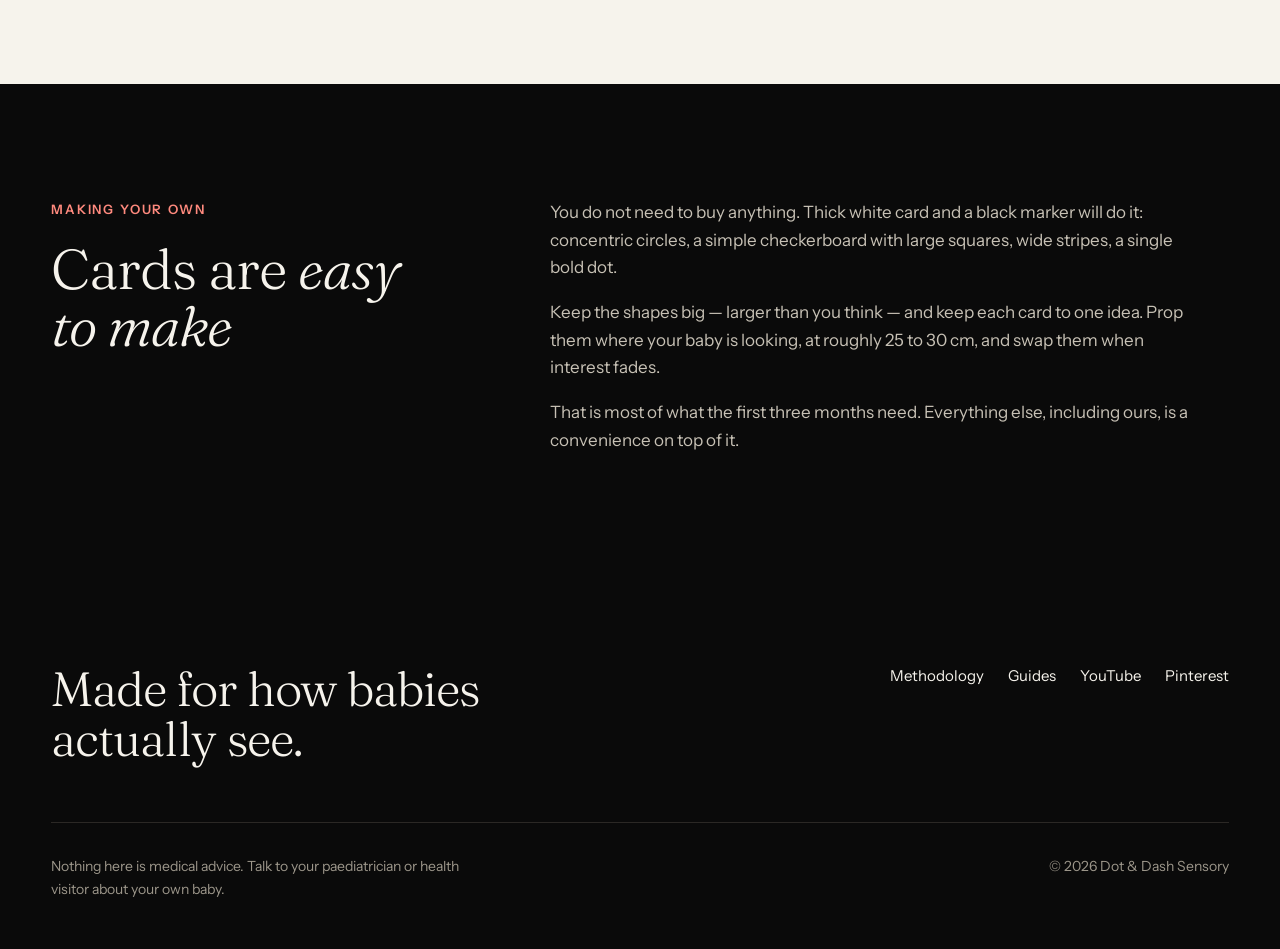
<file: high-contrast-cards-or-videos.html>
<!DOCTYPE html>
<html lang="en">
<head>
<meta charset="utf-8">
<meta name="viewport" content="width=device-width, initial-scale=1">
<title>High contrast cards or videos for a newborn? — Dot & Dash Sensory</title>
<meta name="description" content="An honest comparison from people who make the videos: why cards are the better default under six months, what video is genuinely good at, and how to make cards yourself.">
<link rel="canonical" href="https://dotanddashsensory.com/high-contrast-cards-or-videos.html">
<link rel="icon" type="image/png" href="/favicon.png">
<meta name="theme-color" content="#0a0a0a">
<link rel="stylesheet" href="/style.css">
<script type="application/ld+json">
{"@context": "https://schema.org", "@type": "Article", "headline": "High contrast cards or videos for a newborn? \u2014 Dot & Dash Sensory", "description": "An honest comparison from people who make the videos: why cards are the better default under six months, what video is genuinely good at, and how to make cards yourself.", "url": "https://dotanddashsensory.com/high-contrast-cards-or-videos.html", "datePublished": "2026-09-09", "dateModified": "2026-09-09", "author": {"@type": "Organization", "name": "Dot & Dash Sensory"}, "publisher": {"@type": "Organization", "name": "Dot & Dash Sensory"}, "isPartOf": {"@type": "WebSite", "name": "Dot & Dash Sensory", "url": "https://dotanddashsensory.com/"}}
</script>
<script type="application/ld+json">
{"@context": "https://schema.org", "@type": "FAQPage", "mainEntity": [{"@type": "Question", "name": "Are high contrast cards better than videos for babies?", "acceptedAnswer": {"@type": "Answer", "text": "For most families under six months, yes. Cards involve no screen, can be held at the right distance, and let the baby decide how long to look. Video is useful mainly when your hands are full."}}, {"@type": "Question", "name": "How far should high contrast cards be from a newborn?", "acceptedAnswer": {"@type": "Answer", "text": "Around 20 to 30 centimetres, roughly the distance from a feeding baby's eyes to the face of whoever is holding them, which is where newborn vision is clearest."}}, {"@type": "Question", "name": "Can I make my own high contrast baby cards?", "acceptedAnswer": {"@type": "Answer", "text": "Yes. Thick white card and a black marker are enough. Use large simple shapes such as concentric circles, wide stripes, a bold dot or a large-squared checkerboard, one idea per card."}}]}
</script>
</head>
<body>

<header class="nav on-dark">
  <div class="g"><div class="c1-13 row">
    <a class="mark" href="/">
      <svg width="30" height="14" viewBox="0 0 30 14" aria-hidden="true"><circle cx="7" cy="7" r="7" fill="currentColor"/><rect x="18" y="0" width="12" height="14" rx="3" fill="currentColor"/></svg>
      Dot &amp; Dash Sensory
    </a>
    <nav>
      <a href="/methodology.html">Methodology</a>
      <a href="/#guides" class="hide-s">Guides</a>
      <a href="https://www.youtube.com/@DotDashSensory">YouTube</a>
    </nav>
  </div></div>
</header>

<div class="hero">
  <div class="g"><div class="c1-7">
    <p class="kicker">A guide</p>
    <h1>High contrast cards <em>or</em> videos?</h1>
    <p class="lede">We make the videos, and we still think cards are the better default for most families under six months. Here is the honest comparison.</p>
    <p class="sm" style="color:var(--dim-on-black)">Updated 9 September 2026</p>
  </div></div>
</div>

<section>
  <div class="g">
    <div class="c1-4"><p class="kicker">The short answer</p><h2>For most families under six months, <em>cards</em></h2></div>
    <div class="c6-13">

      <p class="lede" style="margin-bottom:1.5rem">We make videos, and we still think cards are the better default at this age.</p>
      <p>Cards involve no screen at all. You can hold them at exactly the right distance, tilt them, bring them closer, take them away. Your baby decides how long to look, and you can see their face the entire time — which is the part that actually tells you whether any of it is working.</p>
      <p>Video earns its place on the days when your hands are full. That is a real and frequent situation, and it is not a failure.</p>
    </div>
  </div>
</section><section class="dark">
  <div class="g">
    <div class="c1-4"><p class="kicker">Distance</p><h2>Why <em>distance</em> is the thing cards get right</h2></div>
    <div class="c6-13">

      <p>Clearest vision at birth is at roughly 20 to 30 centimetres — about the distance from a feeding baby's eyes to the face of whoever is holding them. That is not a coincidence.</p>
      <p>A card sits naturally in that window because you are holding it. A screen tends to be wherever the screen happens to be: propped on a table, held at whatever distance your arm settled at, or across the room.</p>
      <p>This matters more than it sounds, because how big a pattern appears to your baby depends entirely on distance. The same video is a different stimulus at 30&nbsp;cm and at 2&nbsp;metres. <a href="/methodology.html#viewing">We publish the arithmetic for three setups</a> partly because it is not obvious.</p>
    </div>
  </div>
</section><section>
  <div class="g">
    <div class="c1-4"><p class="kicker">Control</p><h2>Your baby ends the session, <em>not the clock</em></h2></div>
    <div class="c6-13">

      <p>With cards, when your baby turns away, the session is over — you feel it immediately, because you are the one holding the thing.</p>
      <p>Video keeps going. A thirty-minute video runs for thirty minutes regardless of whether anyone is still watching, and it is genuinely easy to leave it running past the point of interest.</p>
      <p>Turning away, glazing over, fussing and arching are all ways of saying they have had enough. At this age a few minutes of engaged looking is a complete session, and stopping there is the right call rather than a short-changed one.</p>
    </div>
  </div>
</section><section class="dark">
  <div class="g">
    <div class="c1-4"><p class="kicker">Screens</p><h2>What the <em>guidance</em> says</h2></div>
    <div class="c6-13">

      <p>Paediatric guidance generally discourages screen media below roughly 18 to 24 months, apart from video calls. We think that is sound, and we would rather say so plainly than tiptoe around it.</p>
      <p>What we can offer is a clear account of what is actually on the screen when a family does reach for one — the contrast, the pattern size, the pace — so the decision is at least an informed one.</p>
    </div>
  </div>
</section><section>
  <div class="g">
    <div class="c1-4"><p class="kicker">Video</p><h2>What video is <em>genuinely good at</em></h2></div>
    <div class="c6-13">

      <p>Two things, honestly.</p>
      <p><strong>Motion.</strong> A card cannot move smoothly. Tracking a slowly moving object is a real developing skill from around six to eight weeks, and it is difficult to produce by hand at a consistent speed.</p>
      <p><strong>Your hands.</strong> A card needs a person holding it. Some days there isn't one spare, and a few minutes of something calm and well made is a perfectly reasonable answer to that.</p>
      <p>If you do use video, the things worth checking are the same either way: is it really high contrast, are the shapes big enough, does it move slowly, and do scenes get time to land. <a href="/how-to-tell-if-a-baby-sensory-video-is-well-made.html">There is a short guide to that here.</a></p>
    </div>
  </div>
</section><section class="dark">
  <div class="g">
    <div class="c1-4"><p class="kicker">Making your own</p><h2>Cards are <em>easy to make</em></h2></div>
    <div class="c6-13">

      <p>You do not need to buy anything. Thick white card and a black marker will do it: concentric circles, a simple checkerboard with large squares, wide stripes, a single bold dot.</p>
      <p>Keep the shapes big — larger than you think — and keep each card to one idea. Prop them where your baby is looking, at roughly 25 to 30&nbsp;cm, and swap them when interest fades.</p>
      <p>That is most of what the first three months need. Everything else, including ours, is a convenience on top of it.</p>
    </div>
  </div>
</section>

<footer>
  <div class="g"><div class="c1-13">
    <div class="top">
      <p class="big">Made for how babies actually see.</p>
      <nav>
        <a href="/methodology.html">Methodology</a>
        <a href="/#guides">Guides</a>
        <a href="https://www.youtube.com/@DotDashSensory">YouTube</a>
        <a href="https://www.pinterest.com/dotdashsensory/">Pinterest</a>
      </nav>
    </div>
    <div class="bottom">
      <p>Nothing here is medical advice. Talk to your paediatrician or health visitor about your own baby.</p>
      <p>&copy; 2026 Dot &amp; Dash Sensory</p>
    </div>
  </div></div>
</footer>

</body>
</html>
</file>
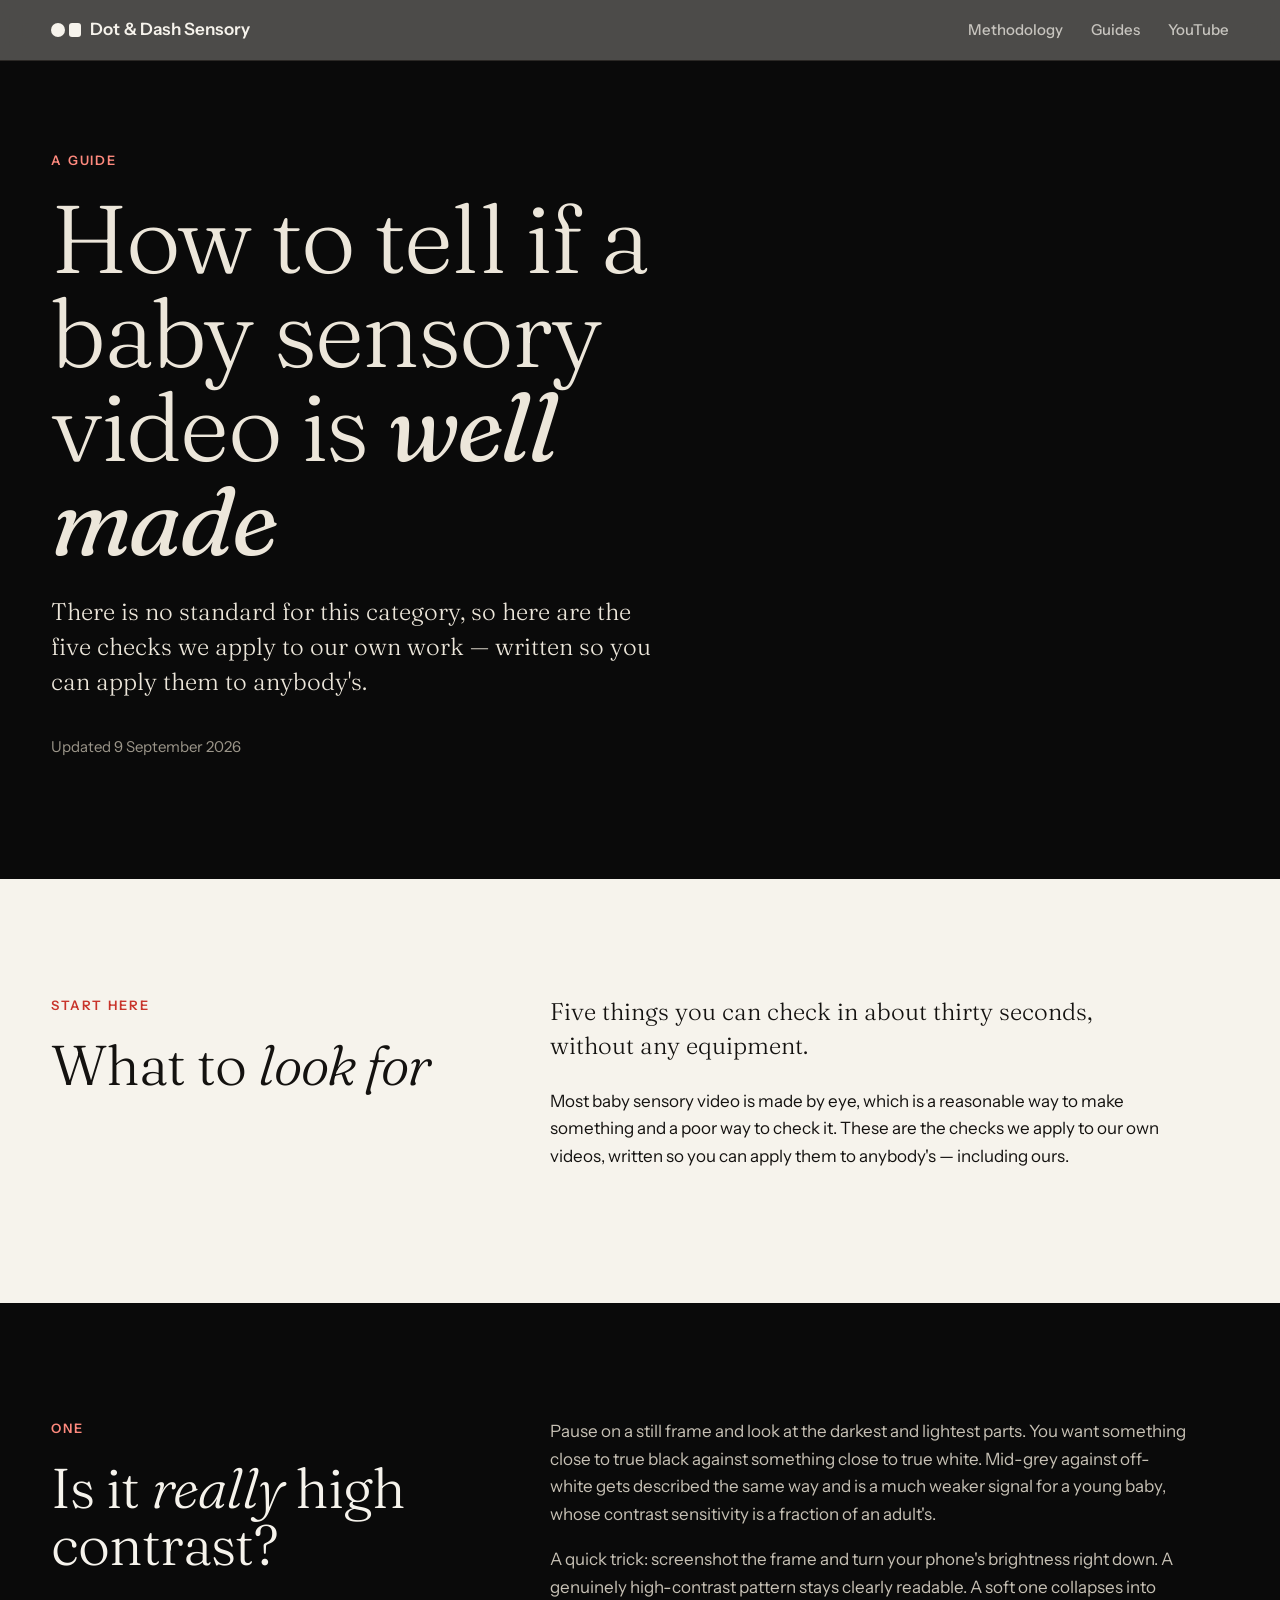
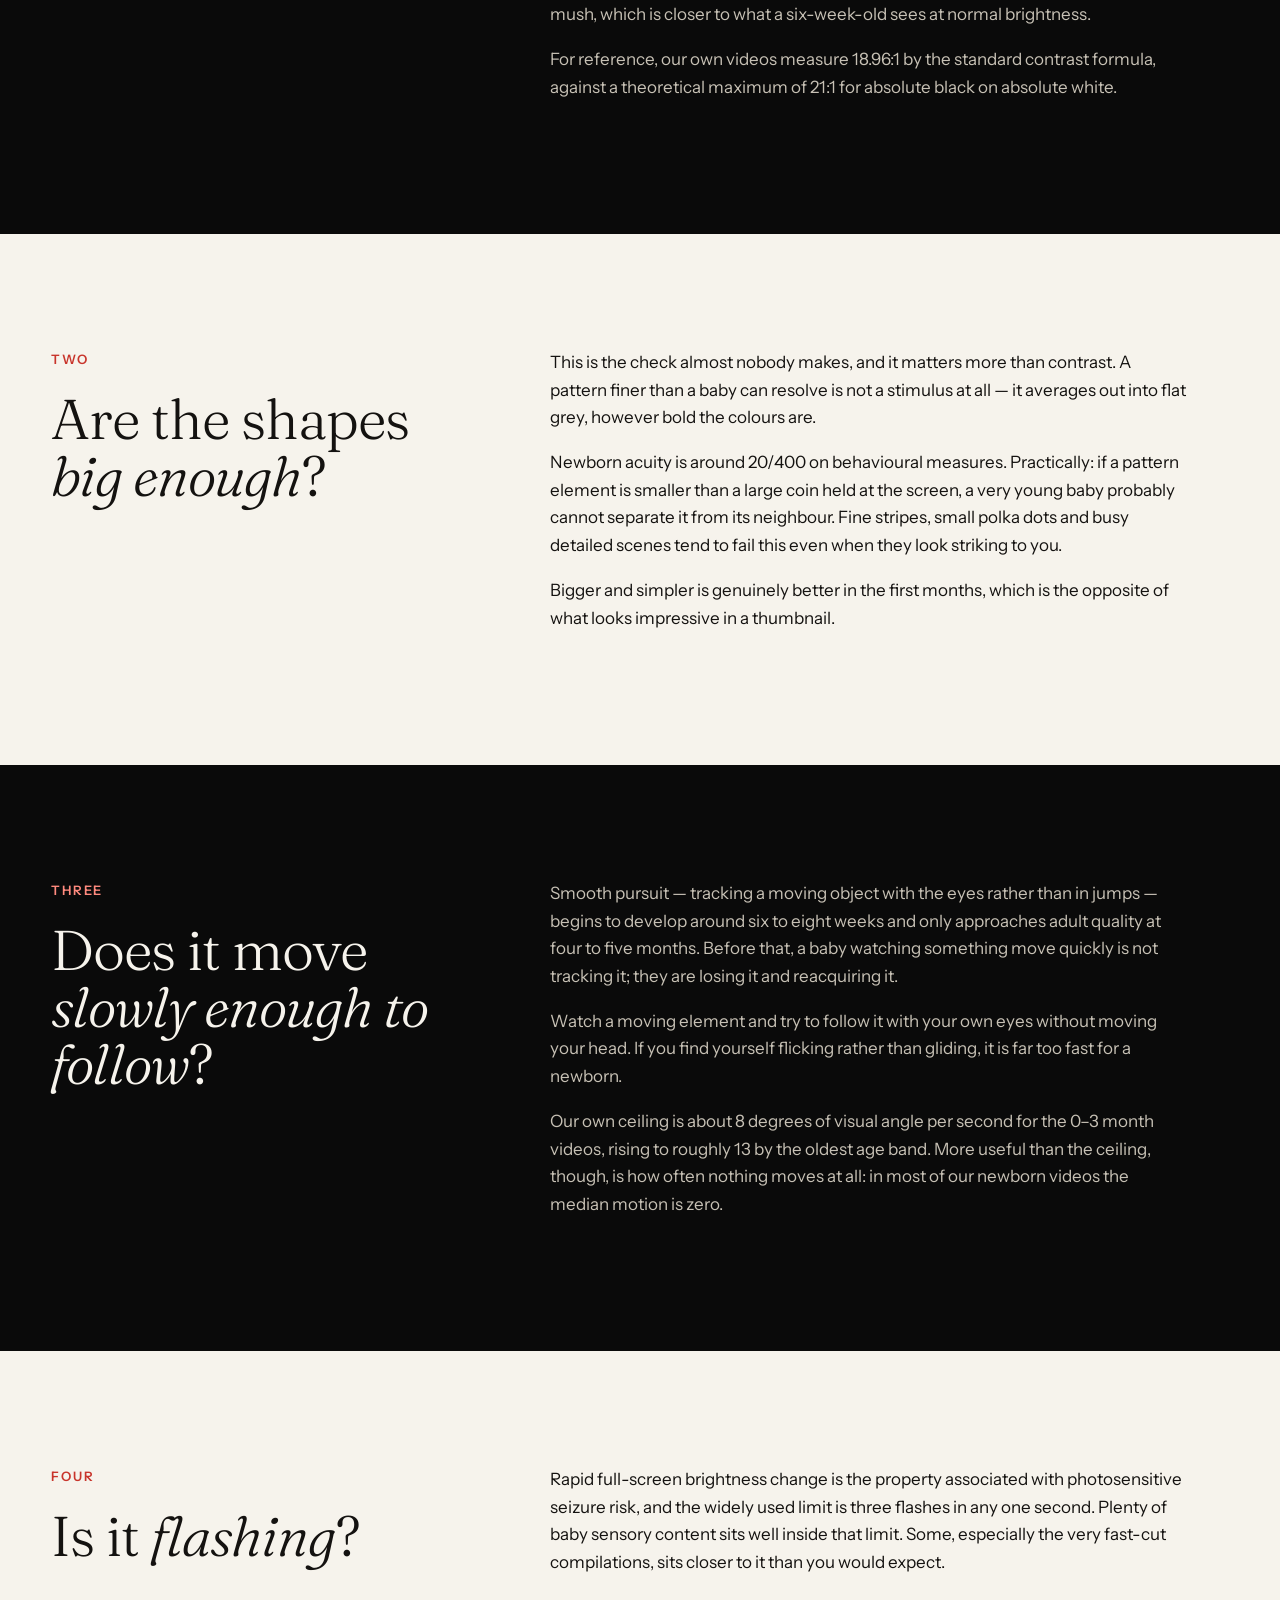
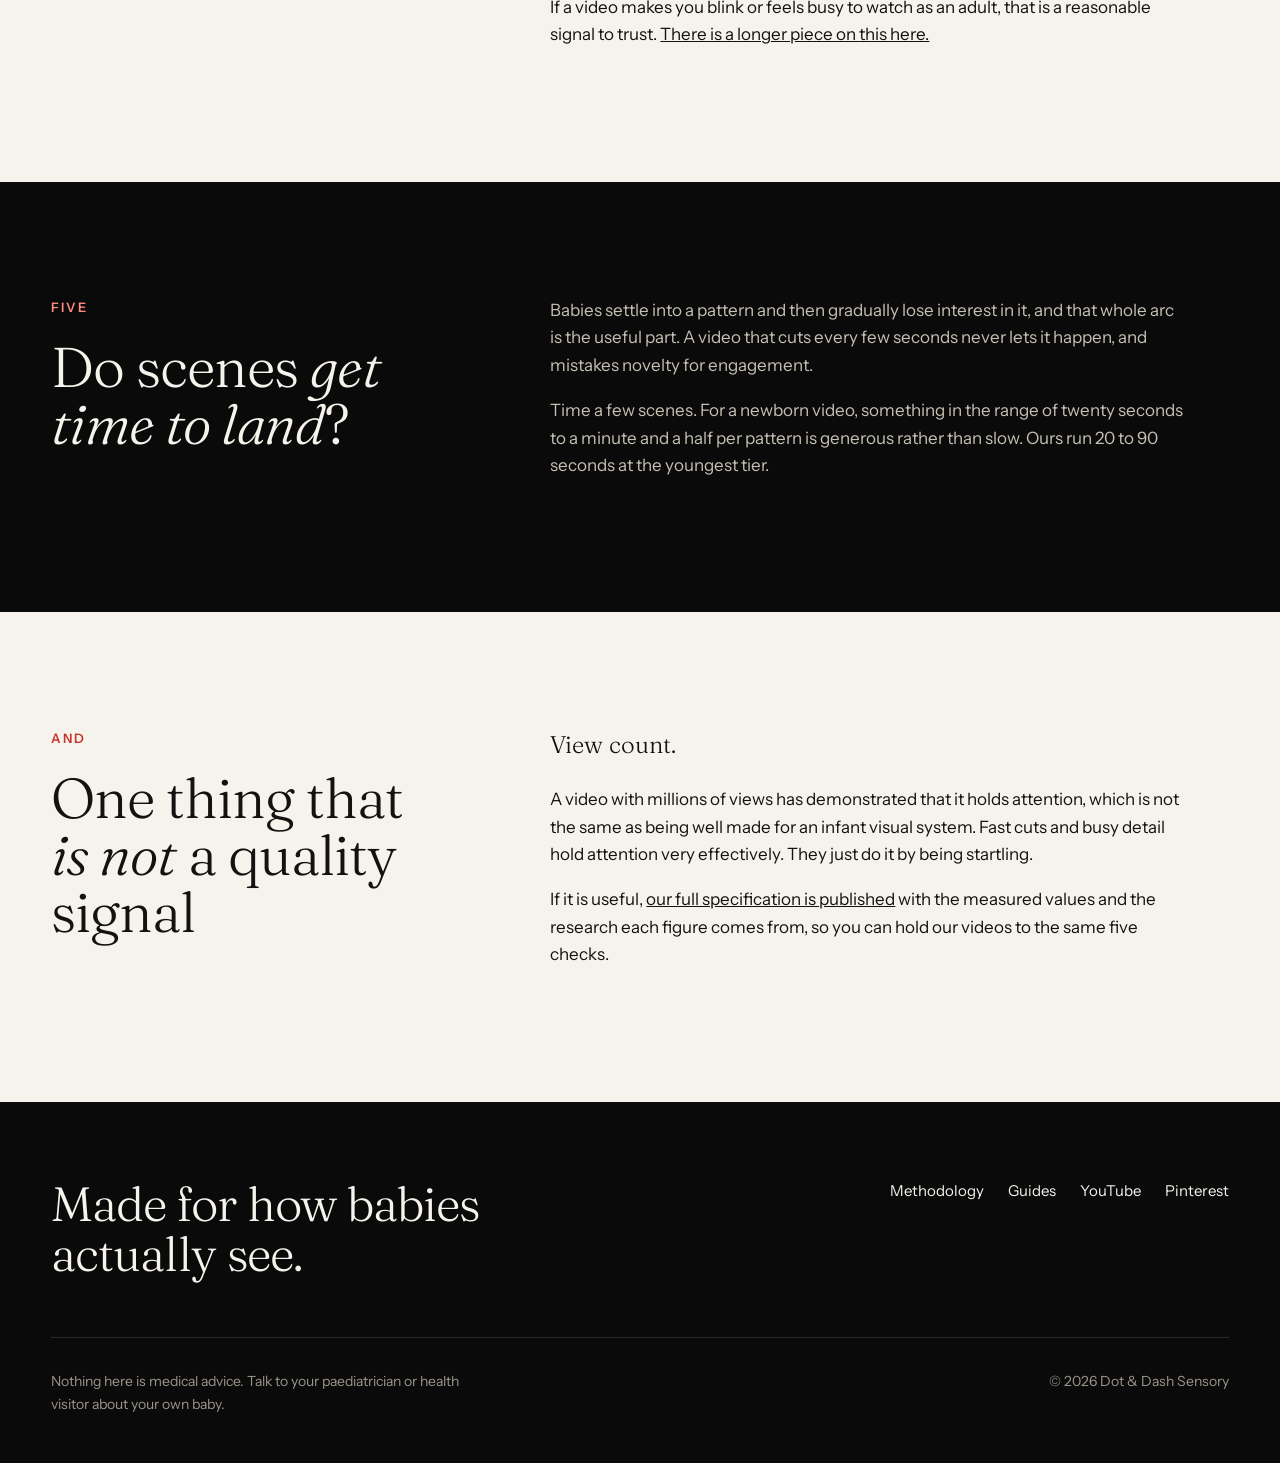
<file: how-to-tell-if-a-baby-sensory-video-is-well-made.html>
<!DOCTYPE html>
<html lang="en">
<head>
<meta charset="utf-8">
<meta name="viewport" content="width=device-width, initial-scale=1">
<title>How to tell if a baby sensory video is well made — Dot & Dash Sensory</title>
<meta name="description" content="Five checks you can make in thirty seconds: contrast, shape size, motion speed, flashing and scene length. With the measured values behind each one.">
<link rel="canonical" href="https://dotanddashsensory.com/how-to-tell-if-a-baby-sensory-video-is-well-made.html">
<link rel="icon" type="image/png" href="/favicon.png">
<meta name="theme-color" content="#0a0a0a">
<link rel="stylesheet" href="/style.css">
<script type="application/ld+json">
{"@context": "https://schema.org", "@type": "Article", "headline": "How to tell if a baby sensory video is well made \u2014 Dot & Dash Sensory", "description": "Five checks you can make in thirty seconds: contrast, shape size, motion speed, flashing and scene length. With the measured values behind each one.", "url": "https://dotanddashsensory.com/how-to-tell-if-a-baby-sensory-video-is-well-made.html", "datePublished": "2026-09-09", "dateModified": "2026-09-09", "author": {"@type": "Organization", "name": "Dot & Dash Sensory"}, "publisher": {"@type": "Organization", "name": "Dot & Dash Sensory"}, "isPartOf": {"@type": "WebSite", "name": "Dot & Dash Sensory", "url": "https://dotanddashsensory.com/"}}
</script>
<script type="application/ld+json">
{"@context": "https://schema.org", "@type": "FAQPage", "mainEntity": [{"@type": "Question", "name": "How can I tell if a baby sensory video is high contrast enough?", "acceptedAnswer": {"@type": "Answer", "text": "Pause on a still frame and turn your screen brightness down. A genuinely high-contrast pattern stays readable; a soft or mid-grey one collapses into mush, which is closer to what a young baby sees at normal brightness."}}, {"@type": "Question", "name": "Are bigger shapes better for newborn videos?", "acceptedAnswer": {"@type": "Answer", "text": "Yes. Newborn acuity is around 20/400 on behavioural measures, so a pattern finer than a baby can resolve averages out into flat grey. Large, simple shapes work better than fine detail in the first months."}}, {"@type": "Question", "name": "How slowly should things move in a baby sensory video?", "acceptedAnswer": {"@type": "Answer", "text": "Slowly enough that you can follow with your eyes gliding rather than flicking. Smooth pursuit only begins developing around six to eight weeks and approaches adult quality at four to five months."}}]}
</script>
</head>
<body>

<header class="nav on-dark">
  <div class="g"><div class="c1-13 row">
    <a class="mark" href="/">
      <svg width="30" height="14" viewBox="0 0 30 14" aria-hidden="true"><circle cx="7" cy="7" r="7" fill="currentColor"/><rect x="18" y="0" width="12" height="14" rx="3" fill="currentColor"/></svg>
      Dot &amp; Dash Sensory
    </a>
    <nav>
      <a href="/methodology.html">Methodology</a>
      <a href="/#guides" class="hide-s">Guides</a>
      <a href="https://www.youtube.com/@DotDashSensory">YouTube</a>
    </nav>
  </div></div>
</header>

<div class="hero">
  <div class="g"><div class="c1-7">
    <p class="kicker">A guide</p>
    <h1>How to tell if a baby sensory video is <em>well made</em></h1>
    <p class="lede">There is no standard for this category, so here are the five checks we apply to our own work — written so you can apply them to anybody's.</p>
    <p class="sm" style="color:var(--dim-on-black)">Updated 9 September 2026</p>
  </div></div>
</div>

<section>
  <div class="g">
    <div class="c1-4"><p class="kicker">Start here</p><h2>What to <em>look for</em></h2></div>
    <div class="c6-13">

      <p class="lede" style="margin-bottom:1.5rem">Five things you can check in about thirty seconds, without any equipment.</p>
      <p>Most baby sensory video is made by eye, which is a reasonable way to make something and a poor way to check it. These are the checks we apply to our own videos, written so you can apply them to anybody's — including ours.</p>
    </div>
  </div>
</section><section class="dark">
  <div class="g">
    <div class="c1-4"><p class="kicker">One</p><h2>Is it <em>really</em> high contrast?</h2></div>
    <div class="c6-13">

      <p>Pause on a still frame and look at the darkest and lightest parts. You want something close to true black against something close to true white. Mid-grey against off-white gets described the same way and is a much weaker signal for a young baby, whose contrast sensitivity is a fraction of an adult's.</p>
      <p>A quick trick: screenshot the frame and turn your phone's brightness right down. A genuinely high-contrast pattern stays clearly readable. A soft one collapses into mush, which is closer to what a six-week-old sees at normal brightness.</p>
      <p>For reference, our own videos measure 18.96:1 by the standard contrast formula, against a theoretical maximum of 21:1 for absolute black on absolute white.</p>
    </div>
  </div>
</section><section>
  <div class="g">
    <div class="c1-4"><p class="kicker">Two</p><h2>Are the shapes <em>big enough</em>?</h2></div>
    <div class="c6-13">

      <p>This is the check almost nobody makes, and it matters more than contrast. A pattern finer than a baby can resolve is not a stimulus at all — it averages out into flat grey, however bold the colours are.</p>
      <p>Newborn acuity is around 20/400 on behavioural measures. Practically: if a pattern element is smaller than a large coin held at the screen, a very young baby probably cannot separate it from its neighbour. Fine stripes, small polka dots and busy detailed scenes tend to fail this even when they look striking to you.</p>
      <p>Bigger and simpler is genuinely better in the first months, which is the opposite of what looks impressive in a thumbnail.</p>
    </div>
  </div>
</section><section class="dark">
  <div class="g">
    <div class="c1-4"><p class="kicker">Three</p><h2>Does it move <em>slowly enough to follow</em>?</h2></div>
    <div class="c6-13">

      <p>Smooth pursuit — tracking a moving object with the eyes rather than in jumps — begins to develop around six to eight weeks and only approaches adult quality at four to five months. Before that, a baby watching something move quickly is not tracking it; they are losing it and reacquiring it.</p>
      <p>Watch a moving element and try to follow it with your own eyes without moving your head. If you find yourself flicking rather than gliding, it is far too fast for a newborn.</p>
      <p>Our own ceiling is about 8 degrees of visual angle per second for the 0–3 month videos, rising to roughly 13 by the oldest age band. More useful than the ceiling, though, is how often nothing moves at all: in most of our newborn videos the median motion is zero.</p>
    </div>
  </div>
</section><section>
  <div class="g">
    <div class="c1-4"><p class="kicker">Four</p><h2>Is it <em>flashing</em>?</h2></div>
    <div class="c6-13">

      <p>Rapid full-screen brightness change is the property associated with photosensitive seizure risk, and the widely used limit is three flashes in any one second. Plenty of baby sensory content sits well inside that limit. Some, especially the very fast-cut compilations, sits closer to it than you would expect.</p>
      <p>If a video makes you blink or feels busy to watch as an adult, that is a reasonable signal to trust. <a href="/are-flashing-baby-videos-safe.html">There is a longer piece on this here.</a></p>
    </div>
  </div>
</section><section class="dark">
  <div class="g">
    <div class="c1-4"><p class="kicker">Five</p><h2>Do scenes <em>get time to land</em>?</h2></div>
    <div class="c6-13">

      <p>Babies settle into a pattern and then gradually lose interest in it, and that whole arc is the useful part. A video that cuts every few seconds never lets it happen, and mistakes novelty for engagement.</p>
      <p>Time a few scenes. For a newborn video, something in the range of twenty seconds to a minute and a half per pattern is generous rather than slow. Ours run 20 to 90 seconds at the youngest tier.</p>
    </div>
  </div>
</section><section>
  <div class="g">
    <div class="c1-4"><p class="kicker">And</p><h2>One thing that <em>is not</em> a quality signal</h2></div>
    <div class="c6-13">

      <p class="lede" style="margin-bottom:1.5rem">View count.</p>
      <p>A video with millions of views has demonstrated that it holds attention, which is not the same as being well made for an infant visual system. Fast cuts and busy detail hold attention very effectively. They just do it by being startling.</p>
      <p>If it is useful, <a href="/methodology.html">our full specification is published</a> with the measured values and the research each figure comes from, so you can hold our videos to the same five checks.</p>
    </div>
  </div>
</section>

<footer>
  <div class="g"><div class="c1-13">
    <div class="top">
      <p class="big">Made for how babies actually see.</p>
      <nav>
        <a href="/methodology.html">Methodology</a>
        <a href="/#guides">Guides</a>
        <a href="https://www.youtube.com/@DotDashSensory">YouTube</a>
        <a href="https://www.pinterest.com/dotdashsensory/">Pinterest</a>
      </nav>
    </div>
    <div class="bottom">
      <p>Nothing here is medical advice. Talk to your paediatrician or health visitor about your own baby.</p>
      <p>&copy; 2026 Dot &amp; Dash Sensory</p>
    </div>
  </div></div>
</footer>

</body>
</html>
</file>
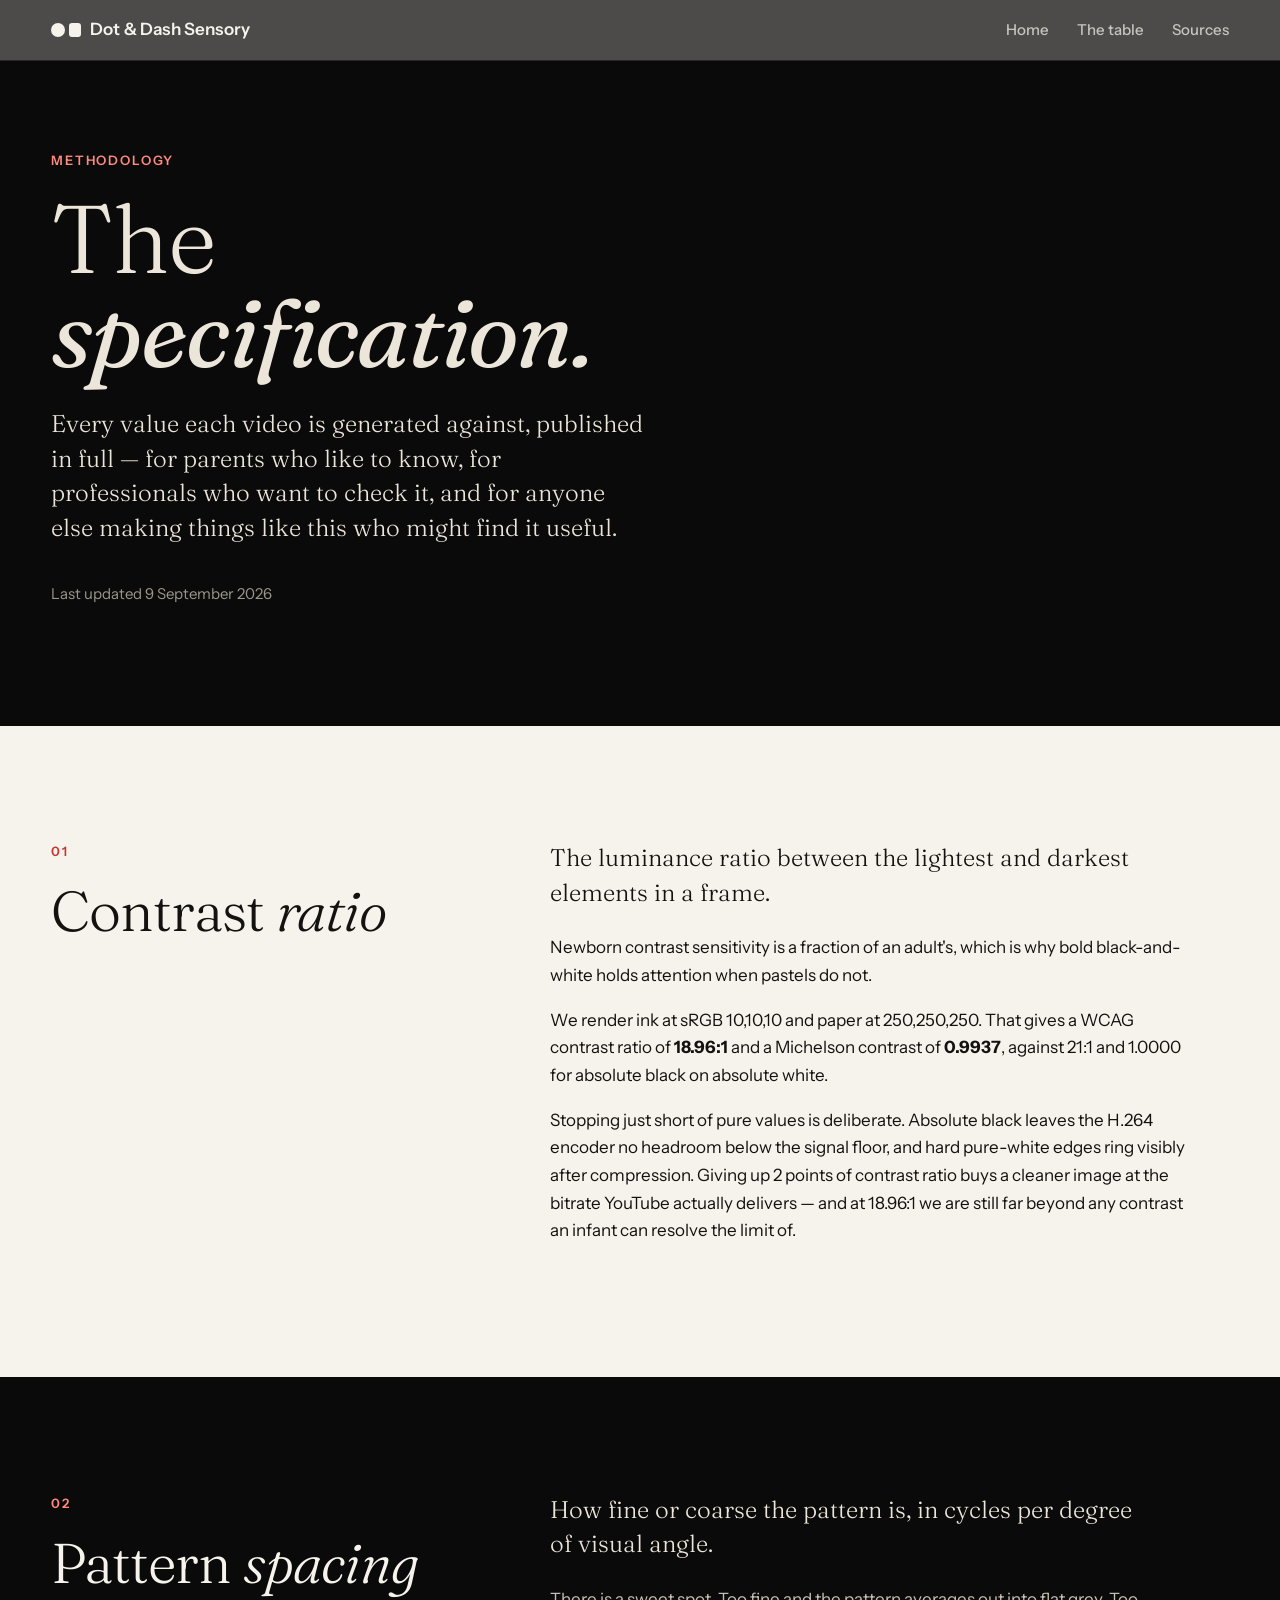
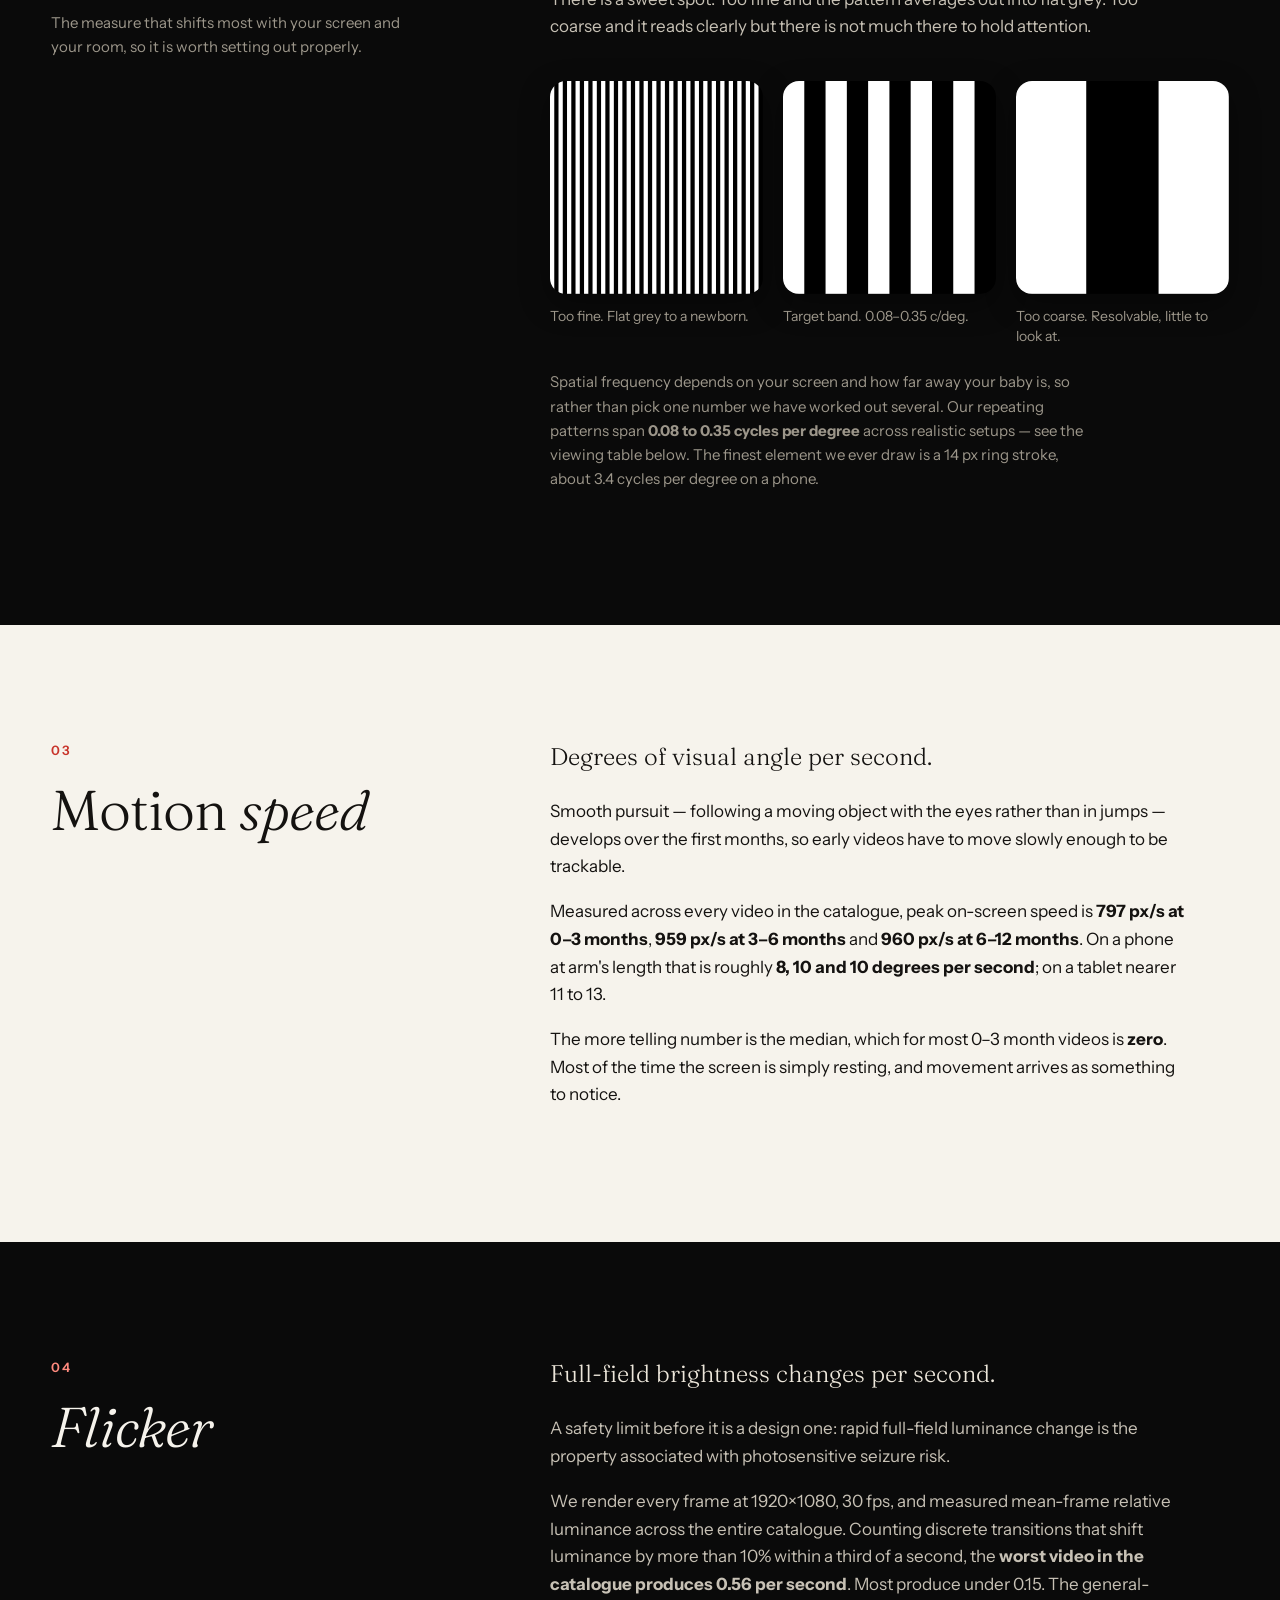
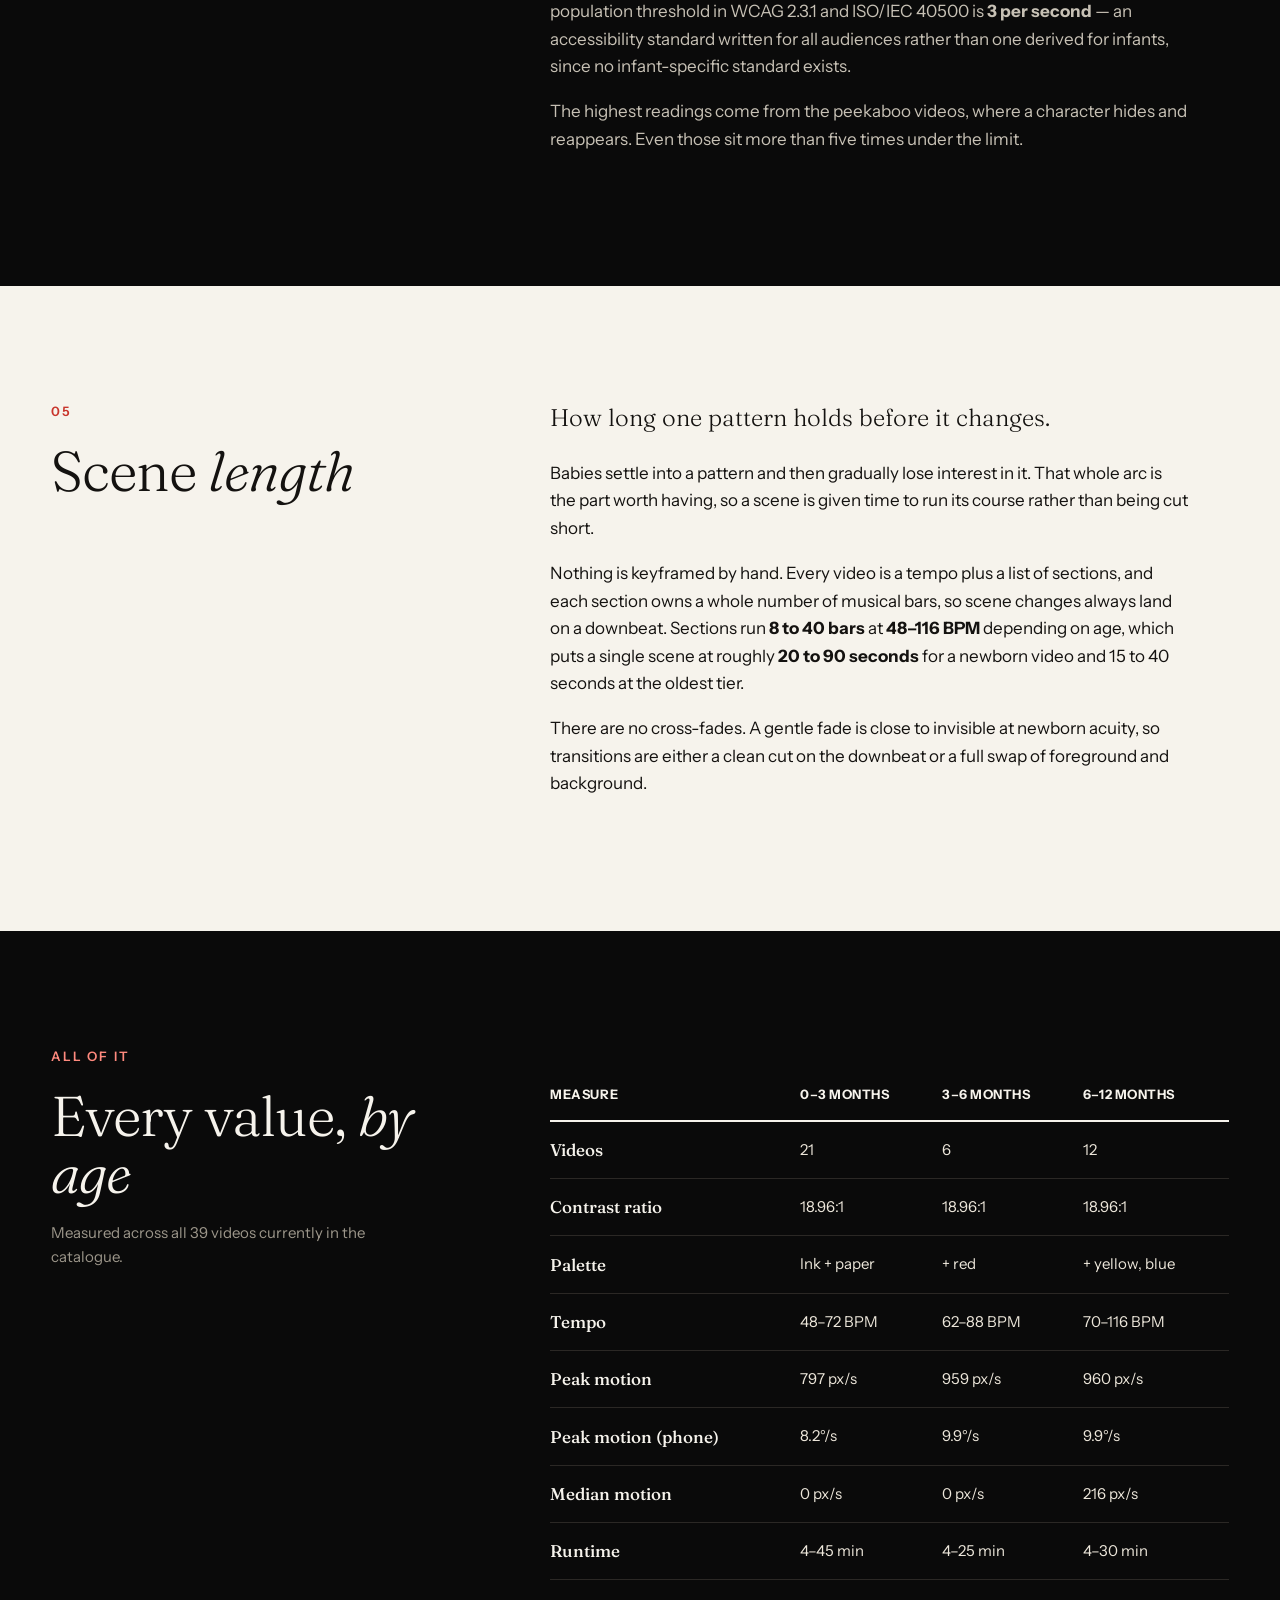
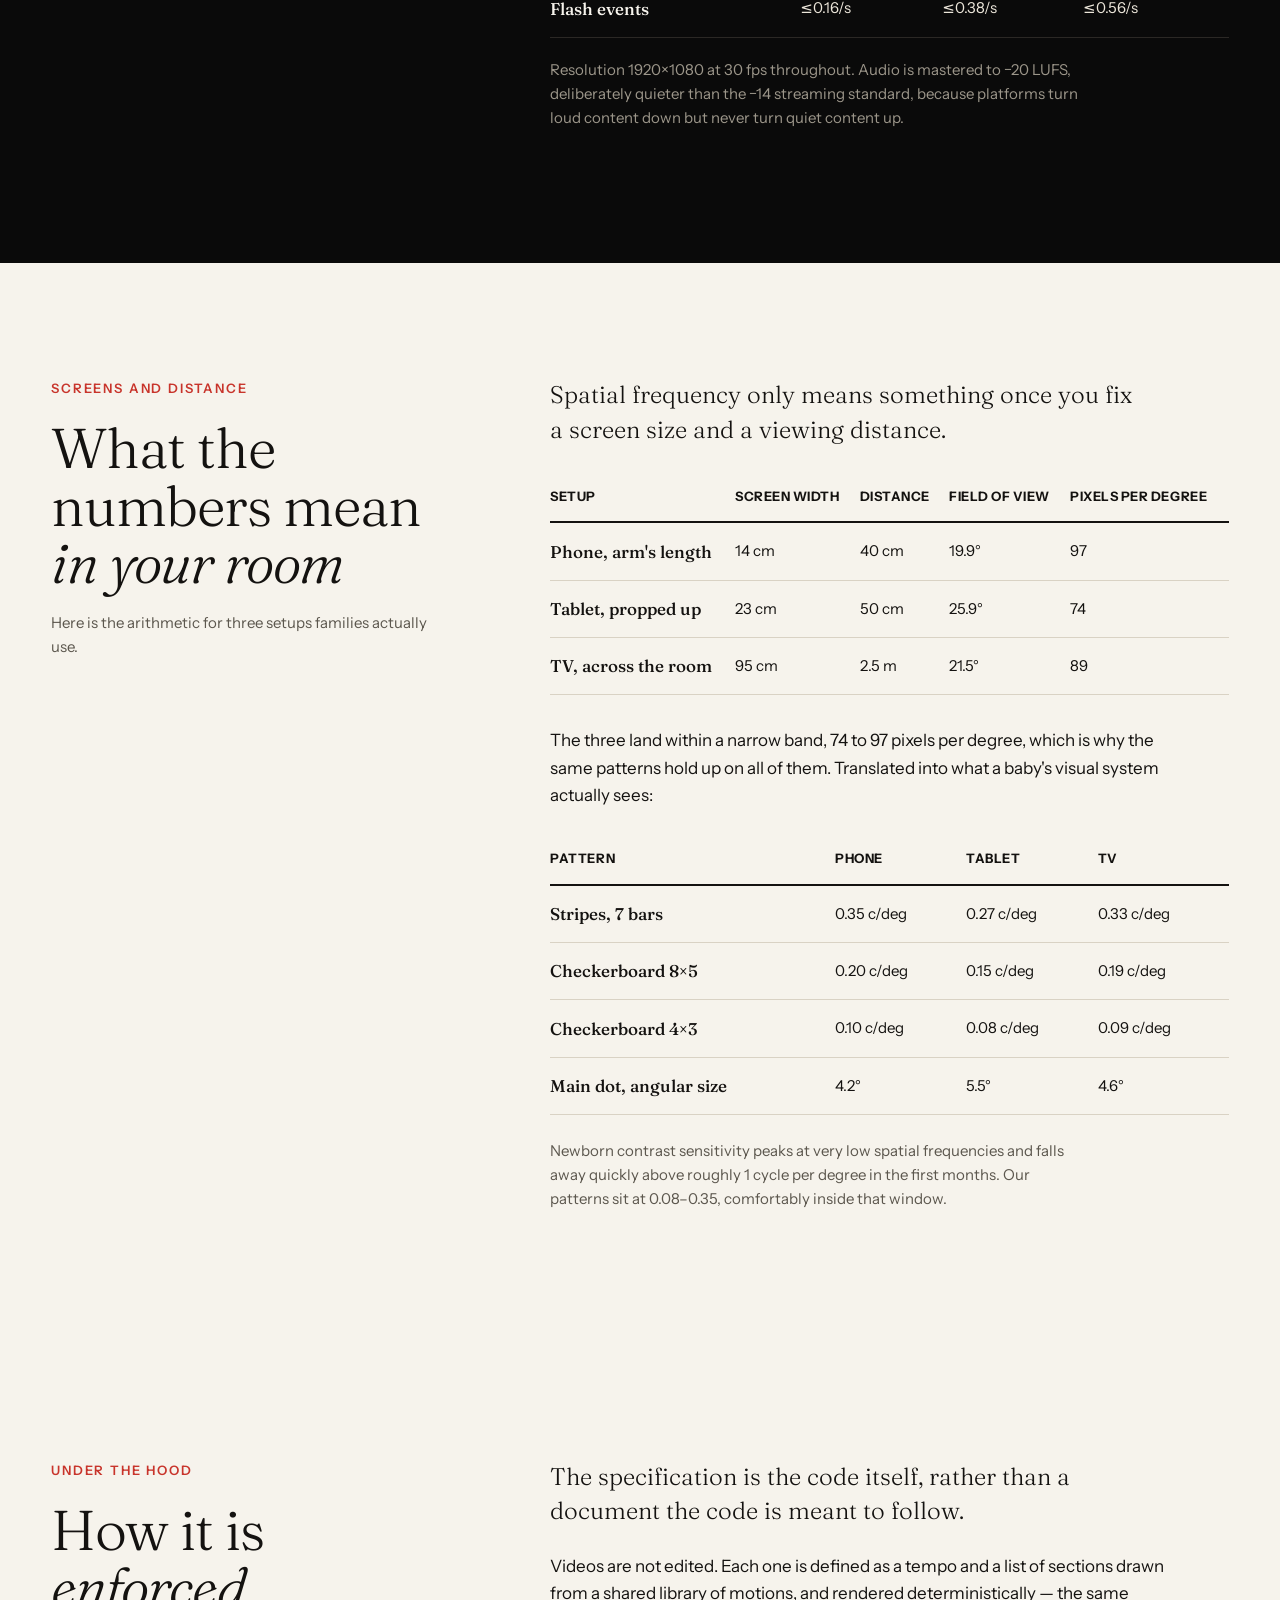
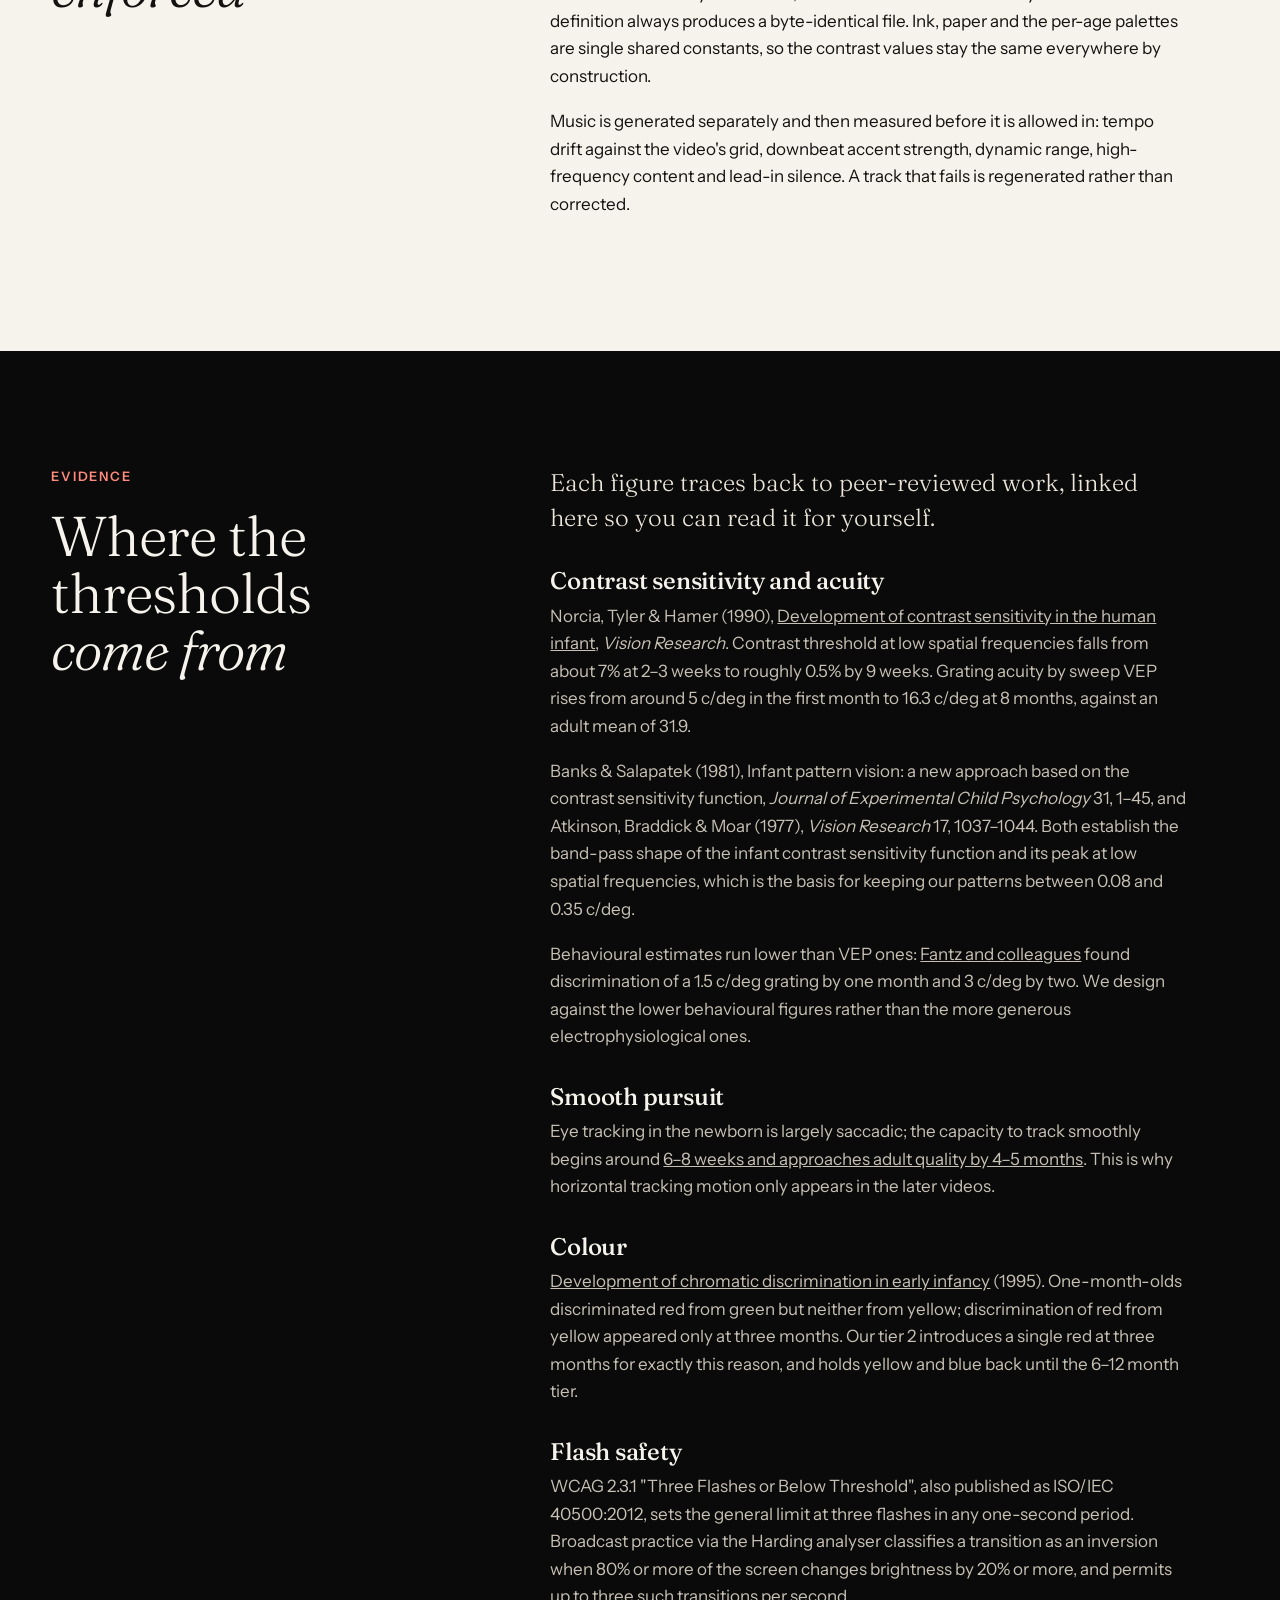
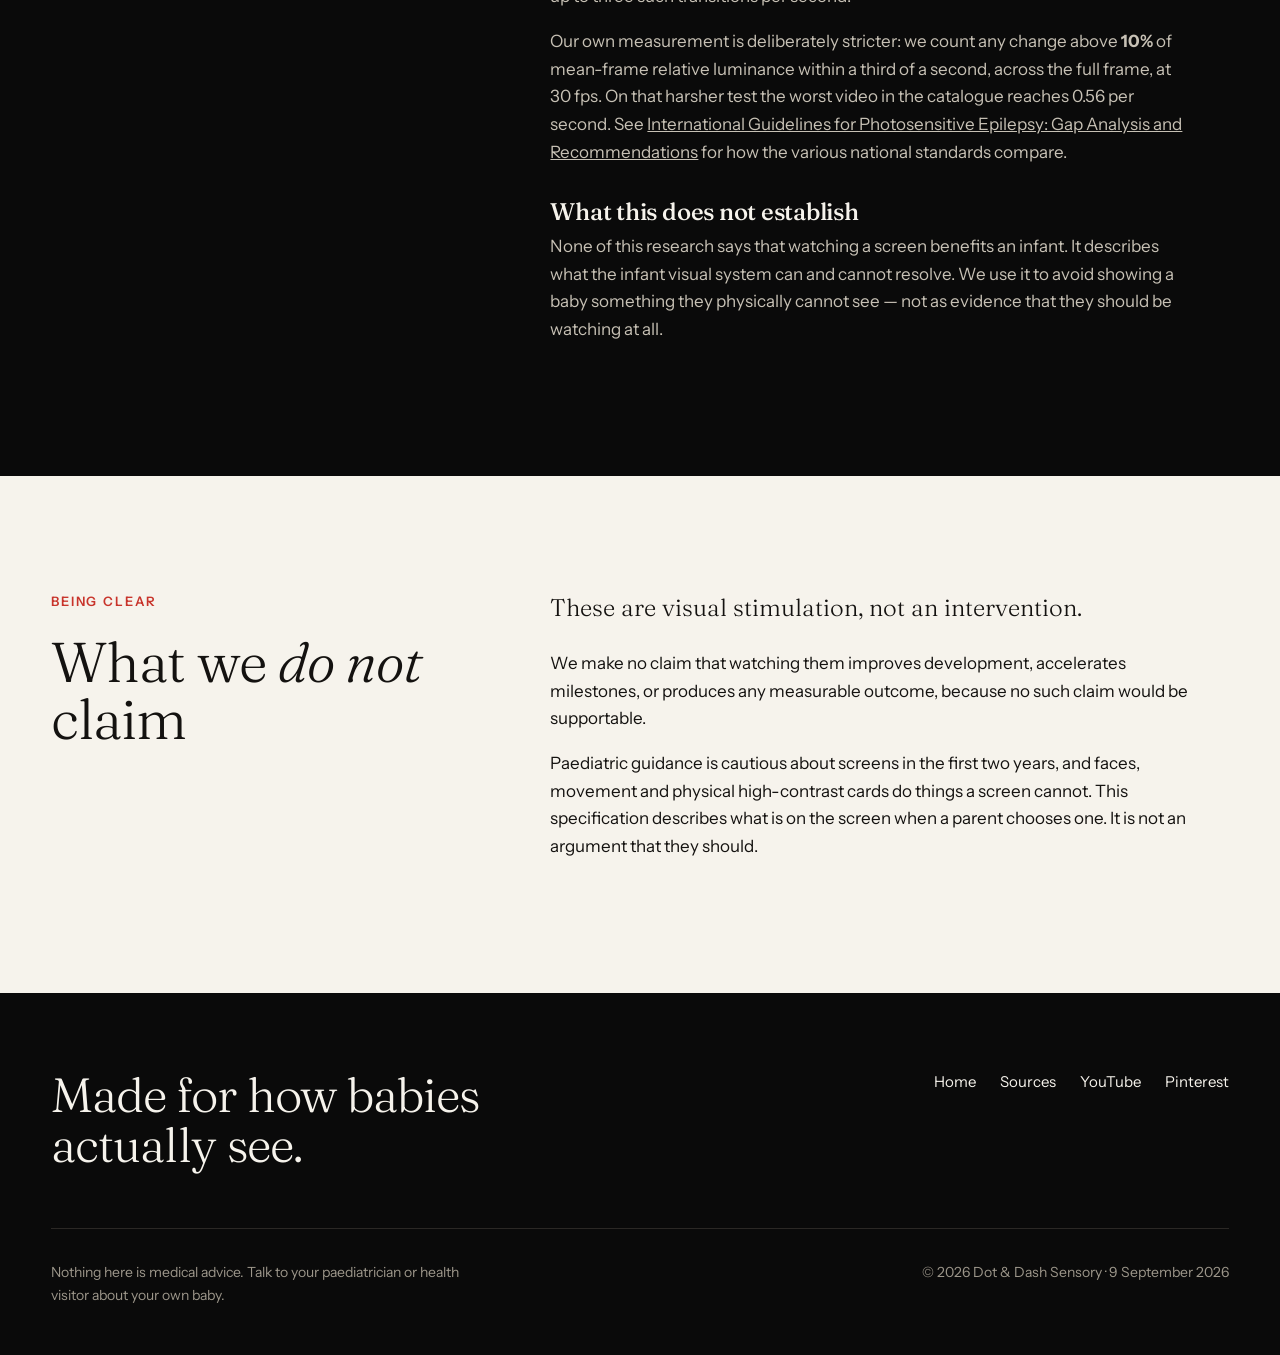
<file: methodology.html>
<!DOCTYPE html>
<html lang="en">
<head>
<meta charset="utf-8">
<meta name="viewport" content="width=device-width, initial-scale=1">
<title>The specification — Dot &amp; Dash Sensory</title>
<meta name="description" content="The published production specification for Dot &amp; Dash Sensory: contrast ratio, pattern spacing, motion speed, flicker limits and scene length, by age band from 0 to 12 months.">
<link rel="icon" type="image/png" href="/favicon.png">
<meta name="theme-color" content="#0a0a0a">
<link rel="canonical" href="https://dotanddashsensory.com/methodology.html">
<link rel="stylesheet" href="/style.css">
<script type="application/ld+json">
{"@context":"https://schema.org","@type":"TechArticle","headline":"The specification behind Dot & Dash Sensory videos","description":"Published production specification: contrast ratio, pattern spacing, motion speed, flicker limits and scene length, by age band from 0 to 12 months.","url":"https://dotanddashsensory.com/methodology.html","datePublished":"2026-09-09","dateModified":"2026-09-09","author":{"@type":"Organization","name":"Dot & Dash Sensory"},"publisher":{"@type":"Organization","name":"Dot & Dash Sensory"}}
</script>
</head>
<body>


<header class="nav on-dark">
  <div class="g"><div class="c1-13 row">
    <a class="mark" href="/">
      <svg width="30" height="14" viewBox="0 0 30 14" aria-hidden="true"><circle cx="7" cy="7" r="7" fill="currentColor"/><rect x="18" y="0" width="12" height="14" rx="3" fill="currentColor"/></svg>
      Dot &amp; Dash Sensory
    </a>
    <nav>
      <a href="/">Home</a>
      <a href="#table" class="hide-s">The table</a>
      <a href="#sources">Sources</a>
    </nav>
  </div></div>
</header>

<div class="hero">
  <div class="g">
    <div class="c1-7">
      <p class="kicker">Methodology</p>
      <h1>The <em>specification.</em></h1>
      <p class="lede">Every value each video is generated against, published in full — for parents who like to know, for professionals who want to check it, and for anyone else making things like this who might find it useful.</p>
      <p class="sm" style="color:var(--dim-on-black)">Last updated 9 September 2026</p>
    </div>
  </div>
</div>

<section>
  <div class="g">
    <div class="c1-4"><p class="kicker">01</p><h2>Contrast <em>ratio</em></h2></div>
    <div class="c6-13">
      <p class="lede" style="margin-bottom:1.5rem">The luminance ratio between the lightest and darkest elements in a frame.</p>
      <p>Newborn contrast sensitivity is a fraction of an adult's, which is why bold black-and-white holds attention when pastels do not.</p>
      <p>We render ink at sRGB 10,10,10 and paper at 250,250,250. That gives a WCAG contrast ratio of <strong>18.96:1</strong> and a Michelson contrast of <strong>0.9937</strong>, against 21:1 and 1.0000 for absolute black on absolute white.</p>
      <p>Stopping just short of pure values is deliberate. Absolute black leaves the H.264 encoder no headroom below the signal floor, and hard pure-white edges ring visibly after compression. Giving up 2 points of contrast ratio buys a cleaner image at the bitrate YouTube actually delivers — and at 18.96:1 we are still far beyond any contrast an infant can resolve the limit of.</p>
    </div>
  </div>
</section>

<section class="dark">
  <div class="g">
    <div class="c1-4"><p class="kicker">02</p><h2>Pattern <em>spacing</em></h2><p class="sm" style="margin-top:1.25rem">The measure that shifts most with your screen and your room, so it is worth setting out properly.</p></div>
    <div class="c6-13">
      <p class="lede" style="margin-bottom:1.5rem">How fine or coarse the pattern is, in cycles per degree of visual angle.</p>
      <p>There is a sweet spot. Too fine and the pattern averages out into flat grey. Too coarse and it reads clearly but there is not much there to hold attention.</p>
      <div class="pair" style="grid-template-columns:repeat(3,1fr);margin-top:2.5rem">
        <figure>
          <div class="frame"><svg viewBox="0 0 200 200" role="img" aria-label="Very fine stripes"><rect width="200" height="200" fill="#000"/><g fill="#fff"><rect x="0" width="4" height="200"/><rect x="8" width="4" height="200"/><rect x="16" width="4" height="200"/><rect x="24" width="4" height="200"/><rect x="32" width="4" height="200"/><rect x="40" width="4" height="200"/><rect x="48" width="4" height="200"/><rect x="56" width="4" height="200"/><rect x="64" width="4" height="200"/><rect x="72" width="4" height="200"/><rect x="80" width="4" height="200"/><rect x="88" width="4" height="200"/><rect x="96" width="4" height="200"/><rect x="104" width="4" height="200"/><rect x="112" width="4" height="200"/><rect x="120" width="4" height="200"/><rect x="128" width="4" height="200"/><rect x="136" width="4" height="200"/><rect x="144" width="4" height="200"/><rect x="152" width="4" height="200"/><rect x="160" width="4" height="200"/><rect x="168" width="4" height="200"/><rect x="176" width="4" height="200"/><rect x="184" width="4" height="200"/><rect x="192" width="4" height="200"/></g></svg></div>
          <figcaption>Too fine. Flat grey to a newborn.</figcaption>
        </figure>
        <figure>
          <div class="frame"><svg viewBox="0 0 200 200" role="img" aria-label="Medium stripes at target spacing"><rect width="200" height="200" fill="#000"/><g fill="#fff"><rect x="0" width="20" height="200"/><rect x="40" width="20" height="200"/><rect x="80" width="20" height="200"/><rect x="120" width="20" height="200"/><rect x="160" width="20" height="200"/></g></svg></div>
          <figcaption>Target band. 0.08–0.35&nbsp;c/deg.</figcaption>
        </figure>
        <figure>
          <div class="frame"><svg viewBox="0 0 200 200" role="img" aria-label="Very wide stripes"><rect width="200" height="200" fill="#000"/><g fill="#fff"><rect x="0" width="66" height="200"/><rect x="134" width="66" height="200"/></g></svg></div>
          <figcaption>Too coarse. Resolvable, little to look at.</figcaption>
        </figure>
      </div>
      <p class="sm" style="margin-top:1.5rem">Spatial frequency depends on your screen and how far away your baby is, so rather than pick one number we have worked out several. Our repeating patterns span <strong>0.08 to 0.35 cycles per degree</strong> across realistic setups — see the viewing table below. The finest element we ever draw is a 14&nbsp;px ring stroke, about 3.4 cycles per degree on a phone.</p>
    </div>
  </div>
</section>

<section>
  <div class="g">
    <div class="c1-4"><p class="kicker">03</p><h2>Motion <em>speed</em></h2></div>
    <div class="c6-13">
      <p class="lede" style="margin-bottom:1.5rem">Degrees of visual angle per second.</p>
      <p>Smooth pursuit — following a moving object with the eyes rather than in jumps — develops over the first months, so early videos have to move slowly enough to be trackable.</p>
      <p>Measured across every video in the catalogue, peak on-screen speed is <strong>797&nbsp;px/s at 0–3 months</strong>, <strong>959&nbsp;px/s at 3–6 months</strong> and <strong>960&nbsp;px/s at 6–12 months</strong>. On a phone at arm's length that is roughly <strong>8, 10 and 10 degrees per second</strong>; on a tablet nearer 11 to 13.</p>
      <p>The more telling number is the median, which for most 0–3 month videos is <strong>zero</strong>. Most of the time the screen is simply resting, and movement arrives as something to notice.</p>
    </div>
  </div>
</section>

<section class="dark">
  <div class="g">
    <div class="c1-4"><p class="kicker">04</p><h2><em>Flicker</em></h2></div>
    <div class="c6-13">
      <p class="lede" style="margin-bottom:1.5rem">Full-field brightness changes per second.</p>
      <p>A safety limit before it is a design one: rapid full-field luminance change is the property associated with photosensitive seizure risk.</p>
      <p>We render every frame at 1920×1080, 30&nbsp;fps, and measured mean-frame relative luminance across the entire catalogue. Counting discrete transitions that shift luminance by more than 10% within a third of a second, the <strong>worst video in the catalogue produces 0.56 per second</strong>. Most produce under 0.15. The general-population threshold in WCAG 2.3.1 and ISO/IEC 40500 is <strong>3 per second</strong> — an accessibility standard written for all audiences rather than one derived for infants, since no infant-specific standard exists.</p>
      <p>The highest readings come from the peekaboo videos, where a character hides and reappears. Even those sit more than five times under the limit.</p>
    </div>
  </div>
</section>

<section>
  <div class="g">
    <div class="c1-4"><p class="kicker">05</p><h2>Scene <em>length</em></h2></div>
    <div class="c6-13">
      <p class="lede" style="margin-bottom:1.5rem">How long one pattern holds before it changes.</p>
      <p>Babies settle into a pattern and then gradually lose interest in it. That whole arc is the part worth having, so a scene is given time to run its course rather than being cut short.</p>
      <p>Nothing is keyframed by hand. Every video is a tempo plus a list of sections, and each section owns a whole number of musical bars, so scene changes always land on a downbeat. Sections run <strong>8 to 40 bars</strong> at <strong>48–116 BPM</strong> depending on age, which puts a single scene at roughly <strong>20 to 90 seconds</strong> for a newborn video and 15 to 40 seconds at the oldest tier.</p>
      <p>There are no cross-fades. A gentle fade is close to invisible at newborn acuity, so transitions are either a clean cut on the downbeat or a full swap of foreground and background.</p>
    </div>
  </div>
</section>

<section class="dark" id="table">
  <div class="g">
    <div class="c1-4"><p class="kicker">All of it</p><h2>Every value, <em>by age</em></h2>
      <p class="sm" style="margin-top:1.25rem">Measured across all 39 videos currently in the catalogue.</p></div>
    <div class="c6-13">
      <table class="data">
        <thead><tr><th scope="col">Measure</th><th scope="col">0–3 months</th><th scope="col">3–6 months</th><th scope="col">6–12 months</th></tr></thead>
        <tbody>
          <tr><th scope="row">Videos</th><td>21</td><td>6</td><td>12</td></tr>
          <tr><th scope="row">Contrast ratio</th><td>18.96:1</td><td>18.96:1</td><td>18.96:1</td></tr>
          <tr><th scope="row">Palette</th><td>Ink + paper</td><td>+ red</td><td>+ yellow, blue</td></tr>
          <tr><th scope="row">Tempo</th><td>48–72 BPM</td><td>62–88 BPM</td><td>70–116 BPM</td></tr>
          <tr><th scope="row">Peak motion</th><td>797 px/s</td><td>959 px/s</td><td>960 px/s</td></tr>
          <tr><th scope="row">Peak motion (phone)</th><td>8.2°/s</td><td>9.9°/s</td><td>9.9°/s</td></tr>
          <tr><th scope="row">Median motion</th><td>0 px/s</td><td>0 px/s</td><td>216 px/s</td></tr>
          <tr><th scope="row">Runtime</th><td>4–45 min</td><td>4–25 min</td><td>4–30 min</td></tr>
          <tr><th scope="row">Flash events</th><td>≤0.16/s</td><td>≤0.38/s</td><td>≤0.56/s</td></tr>
        </tbody>
      </table>
      <p class="sm" style="margin-top:1.25rem">Resolution 1920×1080 at 30&nbsp;fps throughout. Audio is mastered to &minus;20&nbsp;LUFS, deliberately quieter than the &minus;14 streaming standard, because platforms turn loud content down but never turn quiet content up.</p>
    </div>
  </div>
</section>

<section id="viewing">
  <div class="g">
    <div class="c1-4"><p class="kicker">Screens and distance</p><h2>What the numbers mean <em>in your room</em></h2>
      <p class="sm" style="margin-top:1.25rem">Here is the arithmetic for three setups families actually use.</p></div>
    <div class="c6-13">
      <p class="lede" style="margin-bottom:1.5rem">Spatial frequency only means something once you fix a screen size and a viewing distance.</p>
      <table class="data">
        <thead><tr><th scope="col">Setup</th><th scope="col">Screen width</th><th scope="col">Distance</th><th scope="col">Field of view</th><th scope="col">Pixels per degree</th></tr></thead>
        <tbody>
          <tr><th scope="row">Phone, arm's length</th><td>14 cm</td><td>40 cm</td><td>19.9°</td><td>97</td></tr>
          <tr><th scope="row">Tablet, propped up</th><td>23 cm</td><td>50 cm</td><td>25.9°</td><td>74</td></tr>
          <tr><th scope="row">TV, across the room</th><td>95 cm</td><td>2.5 m</td><td>21.5°</td><td>89</td></tr>
        </tbody>
      </table>
      <p style="margin-top:2rem">The three land within a narrow band, 74 to 97 pixels per degree, which is why the same patterns hold up on all of them. Translated into what a baby's visual system actually sees:</p>
      <table class="data">
        <thead><tr><th scope="col">Pattern</th><th scope="col">Phone</th><th scope="col">Tablet</th><th scope="col">TV</th></tr></thead>
        <tbody>
          <tr><th scope="row">Stripes, 7 bars</th><td>0.35 c/deg</td><td>0.27 c/deg</td><td>0.33 c/deg</td></tr>
          <tr><th scope="row">Checkerboard 8×5</th><td>0.20 c/deg</td><td>0.15 c/deg</td><td>0.19 c/deg</td></tr>
          <tr><th scope="row">Checkerboard 4×3</th><td>0.10 c/deg</td><td>0.08 c/deg</td><td>0.09 c/deg</td></tr>
          <tr><th scope="row">Main dot, angular size</th><td>4.2°</td><td>5.5°</td><td>4.6°</td></tr>
        </tbody>
      </table>
      <p class="sm" style="margin-top:1.5rem">Newborn contrast sensitivity peaks at very low spatial frequencies and falls away quickly above roughly 1 cycle per degree in the first months. Our patterns sit at 0.08–0.35, comfortably inside that window.</p>
    </div>
  </div>
</section>

<section>
  <div class="g">
    <div class="c1-4"><p class="kicker">Under the hood</p><h2>How it is <em>enforced</em></h2></div>
    <div class="c6-13"><p class="lede" style="margin-bottom:1.5rem">The specification is the code itself, rather than a document the code is meant to follow.</p>
      <p>Videos are not edited. Each one is defined as a tempo and a list of sections drawn from a shared library of motions, and rendered deterministically — the same definition always produces a byte-identical file. Ink, paper and the per-age palettes are single shared constants, so the contrast values stay the same everywhere by construction.</p>
      <p>Music is generated separately and then measured before it is allowed in: tempo drift against the video's grid, downbeat accent strength, dynamic range, high-frequency content and lead-in silence. A track that fails is regenerated rather than corrected.</p></div>
  </div>
</section>

<section class="dark" id="sources">
  <div class="g">
    <div class="c1-4"><p class="kicker">Evidence</p><h2>Where the thresholds <em>come from</em></h2></div>
    <div class="c6-13"><p class="lede" style="margin-bottom:1.75rem">Each figure traces back to peer-reviewed work, linked here so you can read it for yourself.</p>

      <h3 style="margin-top:2rem">Contrast sensitivity and acuity</h3>
      <p>Norcia, Tyler &amp; Hamer (1990), <a href="https://pubmed.ncbi.nlm.nih.gov/2247957/">Development of contrast sensitivity in the human infant</a>, <em>Vision Research</em>. Contrast threshold at low spatial frequencies falls from about 7% at 2–3 weeks to roughly 0.5% by 9 weeks. Grating acuity by sweep VEP rises from around 5&nbsp;c/deg in the first month to 16.3&nbsp;c/deg at 8 months, against an adult mean of 31.9.</p>
      <p>Banks &amp; Salapatek (1981), Infant pattern vision: a new approach based on the contrast sensitivity function, <em>Journal of Experimental Child Psychology</em> 31, 1–45, and Atkinson, Braddick &amp; Moar (1977), <em>Vision Research</em> 17, 1037–1044. Both establish the band-pass shape of the infant contrast sensitivity function and its peak at low spatial frequencies, which is the basis for keeping our patterns between 0.08 and 0.35&nbsp;c/deg.</p>
      <p>Behavioural estimates run lower than VEP ones: <a href="https://www.nature.com/articles/247403a0">Fantz and colleagues</a> found discrimination of a 1.5&nbsp;c/deg grating by one month and 3&nbsp;c/deg by two. We design against the lower behavioural figures rather than the more generous electrophysiological ones.</p>

      <h3 style="margin-top:2rem">Smooth pursuit</h3>
      <p>Eye tracking in the newborn is largely saccadic; the capacity to track smoothly begins around <a href="https://www.ncbi.nlm.nih.gov/pmc/articles/PMC3123744/">6–8 weeks and approaches adult quality by 4–5 months</a>. This is why horizontal tracking motion only appears in the later videos.</p>

      <h3 style="margin-top:2rem">Colour</h3>
      <p><a href="https://pubmed.ncbi.nlm.nih.gov/7748507/">Development of chromatic discrimination in early infancy</a> (1995). One-month-olds discriminated red from green but neither from yellow; discrimination of red from yellow appeared only at three months. Our tier&nbsp;2 introduces a single red at three months for exactly this reason, and holds yellow and blue back until the 6–12 month tier.</p>

      <h3 style="margin-top:2rem">Flash safety</h3>
      <p>WCAG 2.3.1 "Three Flashes or Below Threshold", also published as ISO/IEC 40500:2012, sets the general limit at three flashes in any one-second period. Broadcast practice via the Harding analyser classifies a transition as an inversion when 80% or more of the screen changes brightness by 20% or more, and permits up to three such transitions per second.</p>
      <p>Our own measurement is deliberately stricter: we count any change above <strong>10%</strong> of mean-frame relative luminance within a third of a second, across the full frame, at 30&nbsp;fps. On that harsher test the worst video in the catalogue reaches 0.56 per second. See <a href="https://pmc.ncbi.nlm.nih.gov/articles/PMC11872230/">International Guidelines for Photosensitive Epilepsy: Gap Analysis and Recommendations</a> for how the various national standards compare.</p>

      <h3 style="margin-top:2rem">What this does not establish</h3>
      <p>None of this research says that watching a screen benefits an infant. It describes what the infant visual system can and cannot resolve. We use it to avoid showing a baby something they physically cannot see — not as evidence that they should be watching at all.</p></div>
  </div>
</section>

<section>
  <div class="g">
    <div class="c1-4"><p class="kicker">Being clear</p><h2>What we <em>do not</em> claim</h2></div>
    <div class="c6-13">
      <p class="lede" style="margin-bottom:1.5rem">These are visual stimulation, not an intervention.</p>
      <p>We make no claim that watching them improves development, accelerates milestones, or produces any measurable outcome, because no such claim would be supportable.</p>
      <p>Paediatric guidance is cautious about screens in the first two years, and faces, movement and physical high-contrast cards do things a screen cannot. This specification describes what is on the screen when a parent chooses one. It is not an argument that they should.</p>
    </div>
  </div>
</section>

<footer>
  <div class="g"><div class="c1-13">
    <div class="top">
      <p class="big">Made for how babies actually see.</p>
      <nav>
        <a href="/">Home</a>
        <a href="#sources">Sources</a>
        <a href="https://www.youtube.com/@DotDashSensory">YouTube</a>
        <a href="https://www.pinterest.com/dotdashsensory/">Pinterest</a>
      </nav>
    </div>
    <div class="bottom">
      <p>Nothing here is medical advice. Talk to your paediatrician or health visitor about your own baby.</p>
      <p>© 2026 Dot &amp; Dash Sensory · 9 September 2026</p>
    </div>
  </div></div>
</footer>

</body>
</html>
</file>
<file: style.css>
@font-face{font-family:'Fraunces';font-style:normal;font-weight:300;font-display:swap;src:url([data-uri]) format('woff2')}
@font-face{font-family:'Fraunces';font-style:normal;font-weight:400;font-display:swap;src:url([data-uri]) format('woff2')}
@font-face{font-family:'Fraunces';font-style:normal;font-weight:500;font-display:swap;src:url([data-uri]) format('woff2')}
@font-face{font-family:'Fraunces';font-style:italic;font-weight:400;font-display:swap;src:url([data-uri]) format('woff2')}
@font-face{font-family:'Fraunces';font-style:italic;font-weight:300;font-display:swap;src:url([data-uri]) format('woff2')}
@font-face{font-family:'InstrumentSans';font-style:normal;font-weight:400;font-display:swap;src:url([data-uri]) format('woff2')}
@font-face{font-family:'InstrumentSans';font-style:normal;font-weight:500;font-display:swap;src:url([data-uri]) format('woff2')}
@font-face{font-family:'InstrumentSans';font-style:normal;font-weight:600;font-display:swap;src:url([data-uri]) format('woff2')}
@font-face{font-family:'InstrumentSans';font-style:normal;font-weight:700;font-display:swap;src:url([data-uri]) format('woff2')}

:root{
  --black:#0a0a0a;
  --paper:#f6f3ec;
  --paper-2:#efe9dd;
  --ink:#141210;
  --dim:#5c574e;
  --line:#d9d2c4;
  --line-dk:#2b2825;
  --cream-on-black:#ece6da;
  --dim-on-black:#9c968a;
  --accent:#c8342b;
  --pad:clamp(1.25rem,4vw,4rem);
  --gut:clamp(1rem,1.6vw,1.75rem);
  --max:1480px;
  --shadow:0 1px 2px rgba(20,18,16,.04),0 8px 24px rgba(20,18,16,.08),0 24px 60px rgba(20,18,16,.10);
  --shadow-lg:0 2px 4px rgba(20,18,16,.06),0 20px 50px rgba(20,18,16,.16),0 40px 90px rgba(20,18,16,.14);
}

*,*::before,*::after{box-sizing:border-box}
html{-webkit-text-size-adjust:100%;scroll-behavior:smooth}

body{
  margin:0;background:var(--paper);color:var(--ink);
  font-family:'InstrumentSans',system-ui,sans-serif;
  font-size:1.0625rem;line-height:1.62;overflow-x:hidden;
  -webkit-font-smoothing:antialiased;
}

.g{display:grid;grid-template-columns:repeat(12,minmax(0,1fr));column-gap:var(--gut);
   max-width:var(--max);margin:0 auto;padding:0 var(--pad)}
.c1-13{grid-column:1/13}.c1-6{grid-column:1/7}.c1-7{grid-column:1/8}.c1-5{grid-column:1/6}
.c7-13{grid-column:7/13}.c8-13{grid-column:8/13}.c6-13{grid-column:6/13}.c2-12{grid-column:2/12}
.c1-4{grid-column:1/5}.c5-13{grid-column:5/13}
@media (max-width:60rem){
  .c1-6,.c1-7,.c1-5,.c7-13,.c8-13,.c6-13,.c2-12,.c1-4,.c5-13{grid-column:1/13}
}

/* ── type ── */
.serif{font-family:'Fraunces',Georgia,'Times New Roman',serif;font-optical-sizing:auto}
h1,h2,h3{font-family:'Fraunces',Georgia,'Times New Roman',serif;margin:0;font-optical-sizing:auto}
h1{font-size:clamp(2.9rem,7.5vw,6.5rem);line-height:.98;letter-spacing:-.02em;
   font-weight:340;font-variation-settings:'opsz' 144}
h1 em{font-style:italic;font-weight:400}
h2{font-size:clamp(2rem,4.6vw,3.5rem);line-height:1.02;letter-spacing:-.018em;
   font-weight:360;font-variation-settings:'opsz' 90}
h2 em{font-style:italic}
h3{font-size:1.5rem;line-height:1.14;letter-spacing:-.01em;font-weight:460;
   font-variation-settings:'opsz' 30;margin-bottom:.5rem}
.kicker{font-family:'InstrumentSans',sans-serif;font-size:.8125rem;font-weight:600;
  letter-spacing:.14em;text-transform:uppercase;color:var(--accent);margin:0 0 1.25rem}
.dark .kicker{color:#e98b84}
p{margin:0 0 1.1rem;max-width:58ch}
.lede{font-size:clamp(1.1875rem,1.9vw,1.5rem);line-height:1.44;max-width:40ch;
  font-family:'Fraunces',Georgia,serif;font-weight:330;font-variation-settings:'opsz' 40;color:var(--ink)}
.dark .lede{color:var(--cream-on-black)}
.sm{font-size:.9375rem;color:var(--dim);max-width:54ch}
.dark .sm{color:var(--dim-on-black)}
a{color:inherit}

.dark{background:var(--black);color:var(--cream-on-black)}
.dark p{color:#c7c1b5}
.dark h1,.dark h2,.dark h3{color:var(--paper)}
section{padding:clamp(4.5rem,9vw,9rem) 0;position:relative}
section.snug{padding:clamp(3rem,5vw,5rem) 0}

/* ── link button ── */
.btn{display:inline-flex;align-items:center;gap:.6rem;font-weight:600;font-size:1rem;
  text-decoration:none;color:var(--paper);background:var(--black);
  padding:.85rem 1.5rem;border-radius:100px;transition:transform .2s ease,box-shadow .2s ease}
.btn:hover{transform:translateY(-2px);box-shadow:var(--shadow)}
.btn .arw{transition:transform .2s ease}
.btn:hover .arw{transform:translateX(3px)}
.dark .btn{background:var(--paper);color:var(--black)}
.link{display:inline-flex;align-items:center;gap:.5rem;font-weight:600;text-decoration:none;
  border-bottom:2px solid var(--accent);padding-bottom:2px}
.link:hover{border-bottom-color:currentColor}

/* ── nav ── */
.nav{position:sticky;top:0;z-index:50;background:rgba(246,243,236,.82);
  backdrop-filter:saturate(1.2) blur(14px);border-bottom:1px solid var(--line)}
.dark .nav,.nav.on-dark{background:rgba(10,10,10,.72);border-bottom-color:var(--line-dk)}
.nav .row{display:flex;align-items:center;justify-content:space-between;gap:2rem;padding:1rem 0}
.mark{display:inline-flex;align-items:center;gap:.55rem;text-decoration:none;color:inherit;font-weight:600;letter-spacing:.01em;white-space:nowrap}
@media (max-width:26rem){.mark{font-size:.9375rem;gap:.4rem}}
.mark svg{display:block;flex:none}
.nav nav{display:flex;gap:1.75rem;font-size:.9375rem;font-weight:500}
.nav nav a{text-decoration:none;opacity:.72;transition:opacity .15s}
.nav nav a:hover{opacity:1}
@media (max-width:34rem){.nav nav a.hide-s{display:none}.nav nav{gap:1.1rem;font-size:.875rem}.nav .row{gap:.75rem}}
@media (max-width:24rem){.nav nav a:last-child{display:none}}

/* ── hero ── */
.hero{background:var(--black);color:var(--cream-on-black);padding:clamp(3rem,7vw,6.5rem) 0 clamp(4rem,8vw,7rem);position:relative;overflow:hidden}
.hero .g{align-items:center;position:relative;z-index:2}
.hero h1{margin-bottom:1.75rem}
.hero .lede{margin-bottom:2.25rem;color:var(--cream-on-black)}
.hero .cta{display:flex;gap:1rem;flex-wrap:wrap;align-items:center}

/* stimulus viewer */
.viewer{position:relative;aspect-ratio:1;border-radius:24px;overflow:hidden;
  box-shadow:var(--shadow-lg);background:#000}
.viewer svg{position:absolute;inset:0;width:100%;height:100%;transition:filter .5s cubic-bezier(.4,0,.2,1),opacity .5s ease}
.viewer .glow{position:absolute;inset:0;pointer-events:none;
  box-shadow:inset 0 0 120px rgba(0,0,0,.5);border-radius:24px}
.viewer .tag{position:absolute;left:1rem;bottom:1rem;z-index:3;
  background:rgba(246,243,236,.94);color:var(--black);font-size:.8125rem;font-weight:600;
  padding:.4rem .8rem;border-radius:100px;backdrop-filter:blur(6px)}
.ages{display:flex;flex-wrap:wrap;gap:.5rem;margin-top:1.25rem}
.ages button{font:inherit;font-size:.875rem;font-weight:600;padding:.5rem .95rem;cursor:pointer;
  background:transparent;color:var(--cream-on-black);border:1.5px solid #34322e;border-radius:100px;
  transition:all .16s ease}
.ages button:hover{border-color:#5c574e}
.ages button[aria-pressed="true"]{background:var(--paper);color:var(--black);border-color:var(--paper)}
.viewer-note{font-size:.9rem;color:var(--dim-on-black);margin:.9rem 0 0;min-height:2.8em;max-width:38ch}
@media (max-width:60rem){
  .hero .viewer-wrap{margin-top:3rem;max-width:440px}
  .hero .g{align-items:start}
}

/* ── marquee of patterns ── */
.marquee{background:var(--paper-2);border-top:1px solid var(--line);border-bottom:1px solid var(--line);padding:1.75rem 0;overflow:hidden}
.marquee .track{display:flex;width:max-content;animation:slide 120s linear infinite}
@keyframes slide{to{transform:translateX(-50%)}}
.marquee:hover .track{animation-play-state:paused}
.marquee .tile{width:88px;height:88px;margin-right:20px;border-radius:14px;overflow:hidden;flex:none;box-shadow:var(--shadow)}
.marquee .tile svg{display:block;width:100%;height:100%}
@media (prefers-reduced-motion:reduce){.marquee .track{animation:none}}

/* ── feature: contrast comparison ── */
.slab{background:var(--black);color:var(--cream-on-black);border-radius:28px;padding:clamp(2rem,4vw,3.5rem);box-shadow:var(--shadow-lg)}
.pair{display:grid;grid-template-columns:1fr 1fr;gap:1.25rem;margin-top:2rem}
.pair figure{margin:0}
.pair .frame{aspect-ratio:1;border-radius:16px;overflow:hidden;box-shadow:0 10px 30px rgba(0,0,0,.4)}
.pair .frame svg{display:block;width:100%;height:100%}
.pair figcaption{font-size:.875rem;color:var(--dim-on-black);margin-top:.85rem;line-height:1.4}
@media (max-width:30rem){.pair{grid-template-columns:1fr}}

/* ── numbered specs ── */
.specs{margin-top:clamp(2rem,4vw,3rem);border-top:1px solid var(--line)}
.spec{display:grid;grid-template-columns:5.5rem 1fr;gap:1.5rem;padding:clamp(1.75rem,3vw,2.5rem) 0;border-bottom:1px solid var(--line);align-items:baseline}
.spec .n{font-family:'Fraunces',Georgia,serif;font-size:2.75rem;font-weight:300;line-height:.9;
  font-variation-settings:'opsz' 60;color:var(--accent)}
.spec .t p{margin-bottom:0;color:var(--dim)}
.spec .t p{max-width:52ch}
@media (max-width:30rem){.spec{grid-template-columns:1fr;gap:.35rem}.spec .n{font-size:2.25rem}}

/* ── data table ── */
.data{width:100%;border-collapse:collapse;font-size:.9375rem;margin:1.5rem 0 0}
.data caption{text-align:left;color:var(--dim);font-size:.9375rem;padding-bottom:1rem}
.data th,.data td{text-align:left;padding:.9rem 1rem .9rem 0;border-bottom:1px solid var(--line)}
.data thead th{border-bottom:2px solid var(--ink);font-weight:700;font-size:.8125rem;letter-spacing:.04em;text-transform:uppercase}
.data tbody th{font-weight:500;font-family:'Fraunces',Georgia,serif;font-size:1.0625rem}

/* ── faq ── */
.faq{border-top:1px solid var(--line)}
.faq details{border-bottom:1px solid var(--line)}
.faq summary{cursor:pointer;list-style:none;padding:1.3rem 3rem 1.3rem 0;position:relative;
  font-family:'Fraunces',Georgia,serif;font-size:clamp(1.125rem,1.7vw,1.375rem);font-weight:440;
  font-variation-settings:'opsz' 32;letter-spacing:-.01em;line-height:1.25;transition:color .15s}
.faq summary:hover{color:var(--accent)}
.faq summary::-webkit-details-marker{display:none}
.faq summary::after{content:"";position:absolute;right:.5rem;top:1.55rem;width:.7rem;height:.7rem;
  border-right:2px solid currentColor;border-bottom:2px solid currentColor;transform:rotate(45deg);
  transform-origin:60% 60%;transition:transform .22s ease;opacity:.6}
.faq details[open] summary::after{transform:rotate(-135deg)}
.faq details[open] summary{color:var(--ink)}
.faq .a{padding:0 3rem 1.6rem 0}
.faq .a p{color:var(--dim);max-width:60ch}
.faq .a p:last-child{margin-bottom:0}

/* ── flags ── */
.flag{display:inline-block;font-size:.9em;font-weight:600;padding:.05em .45em;
  border:1.5px dashed var(--accent);color:var(--accent);border-radius:4px}
.draftbar{background:var(--accent);color:#fff;font-size:.9375rem;font-weight:500;padding:.8rem var(--pad);text-align:center;width:100%;display:block}

/* ── footer ── */
footer{background:var(--black);color:var(--dim-on-black);padding:clamp(3.5rem,6vw,5.5rem) 0 3rem}
footer .top{display:flex;justify-content:space-between;gap:2.5rem;flex-wrap:wrap;padding-bottom:2.5rem;border-bottom:1px solid var(--line-dk)}
footer .big{font-family:'Fraunces',Georgia,serif;font-size:clamp(1.75rem,4vw,3rem);font-weight:320;
  font-variation-settings:'opsz' 60;color:var(--paper);max-width:16ch;line-height:1.05;letter-spacing:-.02em}
footer a{color:var(--paper);text-decoration:none}
footer nav{display:flex;gap:1.5rem;font-size:.9375rem;flex-wrap:wrap}
footer .bottom{padding-top:2rem;display:flex;justify-content:space-between;gap:1.5rem;flex-wrap:wrap;font-size:.875rem}
footer .bottom p{max-width:46ch;margin:0}

:focus-visible{outline:3px solid var(--accent);outline-offset:3px;border-radius:2px}
.dark :focus-visible,footer :focus-visible,.hero :focus-visible{outline-color:#e98b84}
@media (prefers-reduced-motion:reduce){html{scroll-behavior:auto}*{transition-duration:.01ms !important;animation:none !important}}


/* ── dark-context colour fixes ── */
:root{--accent-dk:#ff8a7e}
.hero,footer,.dark,.slab{--accent:var(--accent-dk)}
.hero .kicker,footer .kicker,.dark .kicker,.slab .kicker{color:var(--accent-dk)}
.hero .flag,footer .flag,.dark .flag,.slab .flag{color:var(--accent-dk);border-color:var(--accent-dk)}
.hero .sm,footer .sm,.dark .sm,.slab .sm{color:var(--dim-on-black)}
.dark .spec .t p,.dark .data caption{color:var(--dim-on-black)}
.dark .data th,.dark .data td{border-bottom-color:var(--line-dk)}
.dark .data thead th{border-bottom-color:var(--paper);color:var(--paper)}
.dark .data tbody th{color:var(--paper)}
.dark .specs,.dark .spec{border-color:var(--line-dk)}
/* nav must invert its text, not just its background */
.nav.on-dark{color:var(--paper)}
.nav.on-dark .mark,.nav.on-dark nav a{color:var(--paper)}
.nav:not(.on-dark){color:var(--ink)}
.nav:not(.on-dark) .mark,.nav:not(.on-dark) nav a{color:var(--ink)}
.dark .link{border-bottom-color:var(--accent-dk)}
.hero .link{border-bottom-color:var(--accent-dk)}
</file>
